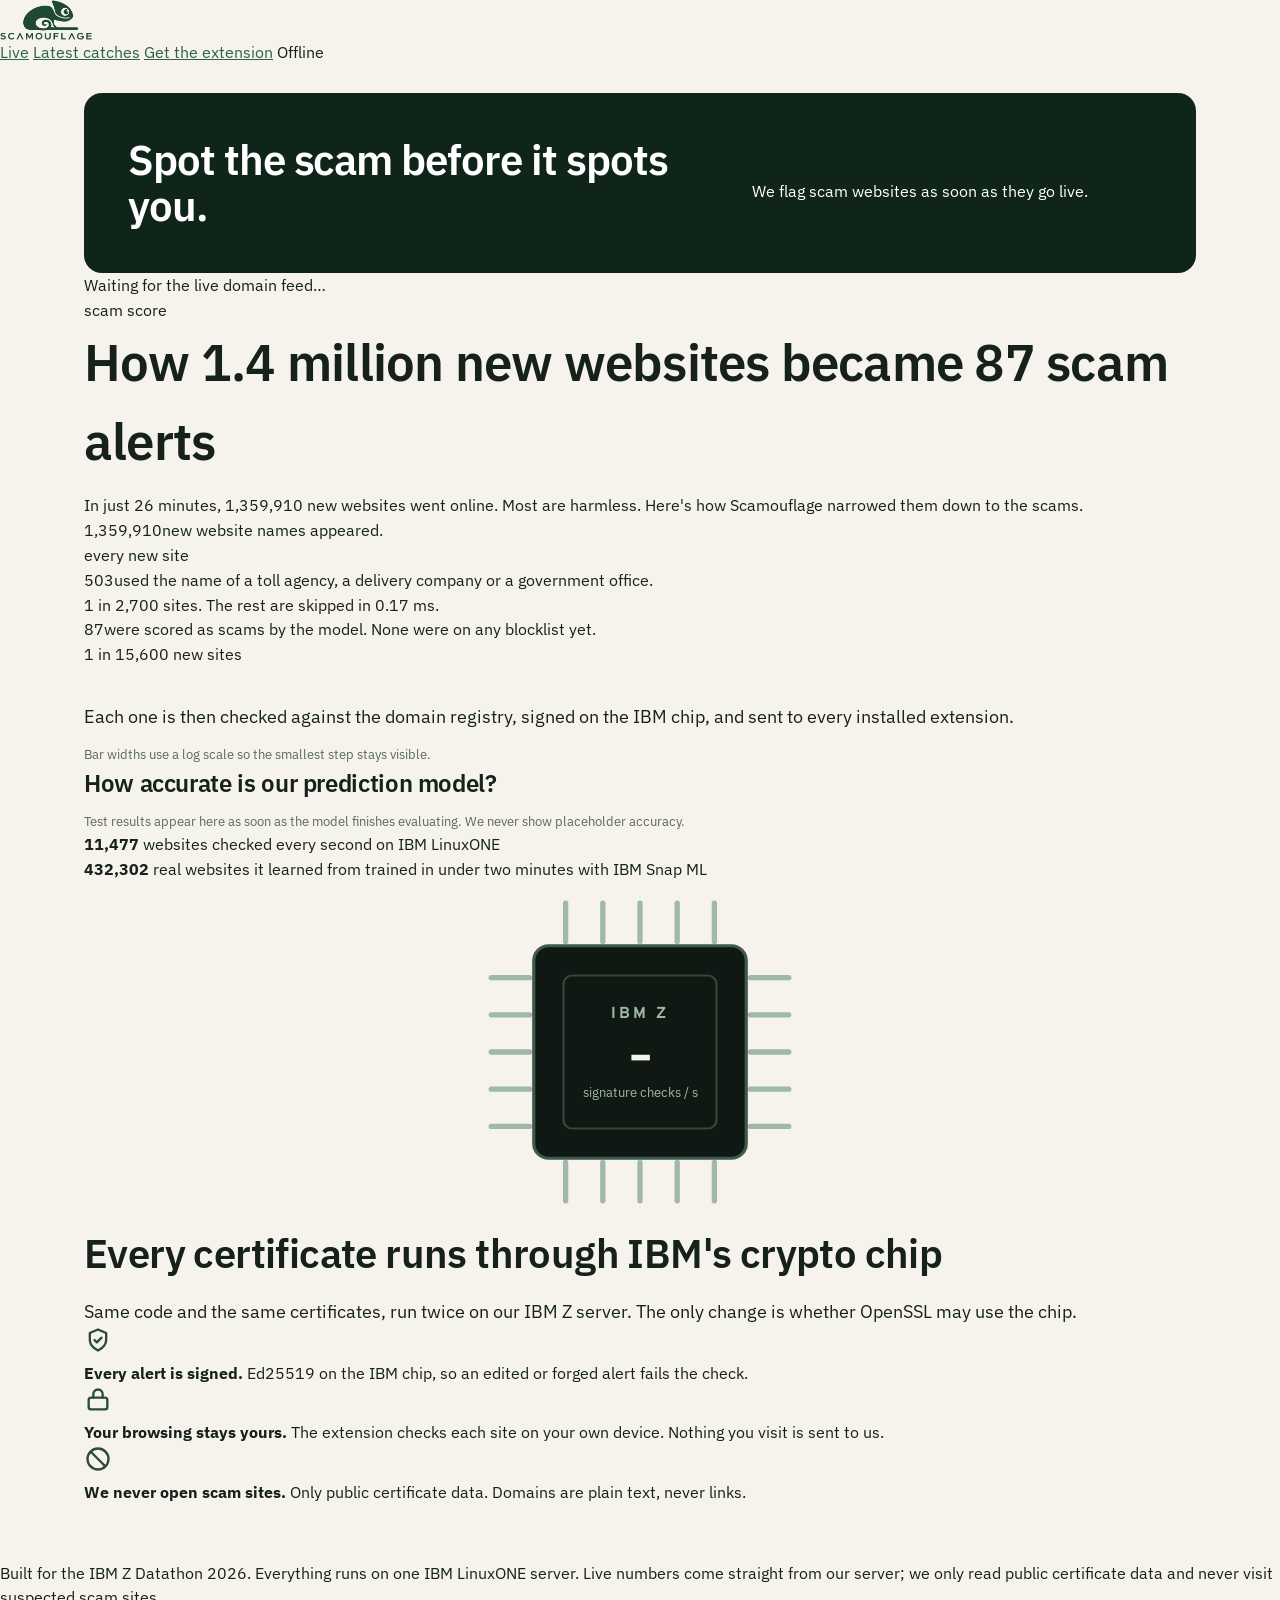
<file: dashboard/index.html>
<!doctype html>
<html lang="en">
<head>
  <meta charset="utf-8">
  <meta name="viewport" content="width=device-width, initial-scale=1, viewport-fit=cover">
  <title>Scamouflage · Live scam-site detection</title>
  <link rel="preconnect" href="https://fonts.googleapis.com">
  <link rel="preconnect" href="https://fonts.gstatic.com" crossorigin>
  <link rel="stylesheet" href="https://fonts.googleapis.com/css2?family=Overpass:wght@600;700;800&family=IBM+Plex+Sans:wght@400;500;600&family=IBM+Plex+Mono:wght@500;600&display=swap">
  <link rel="stylesheet" href="style.css">
</head>
<body>

<header class="top">
  <div class="wrap">
    <a class="brand" href="#dashboard" aria-label="Scamouflage home">
      <img class="brand-logo" src="logo.png" alt="Scamouflage" width="106" height="46">
    </a>
    <nav class="tabs" aria-label="Pages">
      <a href="#dashboard" data-tab="dashboard">Live</a>
      <a href="#catches" data-tab="catches">Latest catches</a>
      <a href="#extension" data-tab="extension">Get the extension</a>
      <span class="live" id="status" title="Connection to the LinuxONE server"><i></i><span id="status-text">Connecting…</span></span>
    </nav>
  </div>
</header>

<main>
<!-- ============ LIVE ============ -->
<div id="panel-dashboard" data-page="dashboard">
  <div class="wrap hero">
    <h1>Spot the scam before it spots you.</h1>
    <p class="lead">We flag scam websites as soon as they go live.</p>
  </div>

  <section class="stream" aria-label="Live certificate stream">
    <div class="row r1" id="r1" aria-hidden="true"></div>
    <div class="row r2" id="r2" aria-hidden="true"></div>
    <div class="row r3" id="r3" aria-hidden="true"></div>
    <p class="stream-wait" id="stream-wait">Waiting for the live domain feed…</p>
    <span class="demo-note stream-demo" id="stream-demo" hidden>Demo replay</span>
    <div class="catch" id="catch" aria-live="polite">
      <div class="sign">
        <div class="sign-text">
          <small id="catchWhen"></small>
          <span class="domain" id="catchDomain"></span>
          <em id="catchWhy"></em>
        </div>
        <div class="score"><b id="catchScore"></b><span>scam score</span></div>
      </div>
    </div>
  </section>
  <div class="wrap stream-caption">
    <span data-stat hidden><b class="num" id="cps">–</b> new certificates a second</span>
    <span data-stat hidden>checked in <b class="num"><span id="verifyMs">–</span> ms</b> each</span>
    <span data-stat hidden><b class="num" id="certTotal">–</b> checked since we started</span>
    <span data-stat hidden><b class="num" id="newTotal" style="color:var(--rust)">–</b> new scam sites caught</span>
  </div>

  <section class="wrap" aria-labelledby="funnel-h">
    <h2 id="funnel-h" style="font-size:clamp(32px,4vw,52px)">How 1.4 million new websites became 87 scam alerts</h2>
    <p class="lead" style="margin-top:12px">In just 26 minutes, 1,359,910 new websites went online. Most are harmless. Here's how Scamouflage narrowed them down to the scams.</p>
    <div class="funnel" id="funnel">
      <div class="step">
        <div class="head"><span class="big num" data-count="1359910">1,359,910</span><span>new website names appeared.</span></div>
        <div class="fbar" style="width:100%;background:#8A9A8F"></div>
        <span class="ratio">every new site</span>
      </div>
      <div class="step">
        <div class="head"><span class="big num" data-count="503">503</span><span>used the name of a toll agency, a delivery company or a government office.</span></div>
        <div class="fbar" style="width:46%;background:var(--ink)"></div>
        <span class="ratio">1 in 2,700 sites. The rest are skipped in 0.17 ms.</span>
      </div>
      <div class="step">
        <div class="head"><span class="big num" data-count="87" style="color:var(--rust)">87</span><span>were scored as scams by the model. None were on any blocklist yet.</span></div>
        <div class="fbar" style="width:14%;min-width:64px;background:var(--rust)"></div>
        <span class="ratio">1 in 15,600 new sites</span>
      </div>
    </div>
    <p class="lead" style="font-size:18px;margin-top:36px">Each one is then checked against the domain registry, signed on the IBM chip, and sent to every installed extension.</p>
    <p class="fine" style="margin-top:14px">Bar widths use a log scale so the smallest step stays visible.</p>
  </section>

  <div class="wrap"><div class="lane" aria-hidden="true"></div></div>

  <section class="results" id="report" aria-labelledby="acc-h">
    <div class="wrap">
      <h2 id="acc-h">How accurate is our prediction model?</h2>
      <p class="lead" id="acc-lead" style="margin-top:10px" hidden></p>
      <p class="fine" id="acc-pending" style="margin-top:10px" hidden>Test results appear here as soon as the model finishes evaluating. We never show placeholder accuracy.</p>

      <div class="bento">
        <div class="tile tile-hero" id="tile-recall" hidden>
          <b class="tile-n"><span class="num" id="recallN"></span><small>%</small></b>
          <span class="tile-l">of fake toll, delivery and government sites caught</span>
          <span class="tile-s" id="recallSub" hidden></span>
        </div>
        <div class="tile" id="tile-prec" hidden>
          <b class="tile-n"><span class="num" id="precN"></span><small>%</small></b>
          <span class="tile-l">of its warnings are real scams</span>
          <span class="tile-s" id="precSub" hidden></span>
        </div>
        <div class="tile" id="tile-fa" hidden>
          <b class="tile-n"><small class="tile-pre">1 in </small><span class="num" id="faN"></span></b>
          <span class="tile-l">real websites wrongly flagged</span>
          <span class="tile-s" id="faSub" hidden></span>
        </div>
        <div class="tile">
          <b class="tile-n"><span class="num" data-count="11485">11,485</span></b>
          <span class="tile-l">websites checked every second</span>
          <span class="tile-s">on IBM LinuxONE</span>
        </div>
        <div class="tile">
          <b class="tile-n"><span class="num" data-count="432589">432,589</span></b>
          <span class="tile-l">real websites it learned from</span>
          <span class="tile-s">trained in under two minutes with IBM Snap ML</span>
        </div>
      </div>

      <div class="bento bento-extra" id="lead-tiles" hidden>
        <div class="tile" id="tile-lead-days" hidden>
          <b class="tile-n"><span class="num" id="leadDaysN"></span><small id="leadDaysUnit"></small></b>
          <span class="tile-l">head start on public blocklists</span>
          <span class="tile-s" id="leadDaysSub"></span>
        </div>
        <div class="tile" id="tile-lead-share" hidden>
          <b class="tile-n"><span class="num" id="leadShareN"></span><small>%</small></b>
          <span class="tile-l">caught before any public feed</span>
          <span class="tile-s">of our catches that a feed listed later</span>
        </div>
      </div>
    </div>
  </section>

  <section class="ibm" aria-labelledby="ibm-h">
    <div class="wrap split" style="align-items:center">
      <div style="flex:1 1 340px;display:flex;justify-content:center">
        <svg viewBox="0 0 320 320" width="340" style="max-width:100%" role="img" aria-label="IBM chip, pins pulsing with live signature checks">
          <g stroke="#9FB8AA" stroke-width="5" stroke-linecap="round" id="pins"></g>
          <rect x="60" y="60" width="200" height="200" rx="14" fill="#101813" stroke="#3E5A4C" stroke-width="3"/>
          <rect x="88" y="88" width="144" height="144" rx="8" fill="none" stroke="#2F4A3D" stroke-width="2"/>
          <text x="160" y="128" text-anchor="middle" fill="#9FB8AA" font-family="Overpass, sans-serif" font-weight="700" font-size="15" letter-spacing="3" id="chipName">IBM Z</text>
          <text x="160" y="178" text-anchor="middle" fill="#F6F4EE" font-family="Overpass, sans-serif" font-weight="800" font-size="44" id="chipRate">–</text>
          <text x="160" y="202" text-anchor="middle" fill="#9FB8AA" font-family="IBM Plex Sans, sans-serif" font-size="12">signature checks / s</text>
        </svg>
      </div>
      <div style="flex:1.3 1 460px">
        <h2 id="ibm-h" style="font-size:40px">Every certificate runs through IBM's crypto chip</h2>
        <p class="lead" style="margin-top:14px;font-size:18px">Same code and the same certificates, run twice on <span id="ibm-machine">our IBM Z server</span>. The only change is whether OpenSSL may use the chip.</p>
        <div class="race" id="race" hidden>
          <div><div class="label"><span>With the IBM chip</span><b class="num" id="raceOnN"></b></div><div class="lane-bg"><i class="road" id="raceOn" style="background:var(--sage);height:100%;margin:0"></i></div></div>
          <div><div class="label"><span>Software only</span><b class="num" id="raceOffN"></b></div><div class="lane-bg"><i class="road" id="raceOff" style="background:#7C878C;height:100%;margin:0;animation-delay:.2s"></i></div></div>
        </div>
        <h3 id="raceX" hidden></h3>
        <div class="speedups" id="speedups" hidden></div>
      </div>
    </div>
  </section>

  <section class="wrap trust" aria-label="How we protect you">
    <div><svg width="28" height="28" viewBox="0 0 24 24" fill="none" stroke="#2C4A3A" stroke-width="2" stroke-linecap="round" stroke-linejoin="round" aria-hidden="true"><path d="M12 3l7 3v6c0 4-3 7-7 9-4-2-7-5-7-9V6z"/><path d="M9 12l2 2 4-4"/></svg><p><b>Every alert is signed.</b> Ed25519 on the IBM chip, so an edited or forged alert fails the check.</p></div>
    <div><svg width="28" height="28" viewBox="0 0 24 24" fill="none" stroke="#2C4A3A" stroke-width="2" stroke-linecap="round" stroke-linejoin="round" aria-hidden="true"><rect x="4" y="10" width="16" height="10" rx="2"/><path d="M8 10V7a4 4 0 0 1 8 0v3"/></svg><p><b>Your browsing stays yours.</b> The extension checks each site on your own device. Nothing you visit is sent to us.</p></div>
    <div><svg width="28" height="28" viewBox="0 0 24 24" fill="none" stroke="#2C4A3A" stroke-width="2" stroke-linecap="round" stroke-linejoin="round" aria-hidden="true"><circle cx="12" cy="12" r="9"/><path d="M6 6l12 12"/></svg><p><b>We never open scam sites.</b> Only public certificate data. Domains are plain text, never links.</p></div>
  </section>
</div>

<!-- ============ LATEST CATCHES ============ -->
<div id="panel-catches" data-page="catches" hidden>
  <section class="wrap catches-layout">
    <div class="catches-intro">
      <h1>The 15 newest scam sites</h1>
      <p class="lead" style="margin-top:18px;font-size:18px;max-width:36ch">Fake toll, delivery and government sites, newest first. Tap one to see why it was flagged. We never open these sites, so you never have to.</p>
      <button class="btn btn-line" id="refresh-btn" type="button" style="margin-top:24px">Check for new ones</button>
      <p class="fine" style="margin-top:24px;line-height:1.7">Score 90 to 100: almost certainly a scam.<br>75 to 89: very suspicious.</p>
    </div>
    <div class="roll">
      <div class="perf" aria-hidden="true"></div>
      <div class="paper">
        <div id="group-new" hidden>
          <div class="roll-head"><b>New catches</b><span>not on any blocklist when we flagged them</span></div>
          <div id="list"></div>
        </div>
        <div id="group-known" hidden>
          <div class="roll-head" style="margin-top:18px"><b>Already known</b><span>on a blocklist before we saw the certificate</span></div>
          <div id="known"></div>
        </div>
        <p class="roll-empty" id="catch-empty">Loading…</p>
        <p class="fine" style="margin-top:20px">Each alert is signed on IBM's crypto chip. Domains are plain text, never links.</p>
      </div>
    </div>
  </section>
</div>

<!-- ============ EXTENSION ============ -->
<div id="panel-extension" data-page="extension" hidden>
  <section class="wrap ext">
    <div style="flex:1 1 360px">
      <h1>Stop before you pay a fake toll.</h1>
      <p class="lead" style="margin-top:20px">Tap a link in a "you owe a toll" text and Scamouflage steps in with a full-page warning, before the payment form loads.</p>
      <a id="install-btn" class="btn btn-solid" href="#" rel="noopener" style="margin-top:26px" hidden>Download the extension (.zip)</a>
      <ol id="install-steps">
        <li>Download the zip above and unzip it.</li>
        <li>Open <code>chrome://extensions</code> and turn on <b>Developer mode</b> (top right).</li>
        <li>Click <b>Load unpacked</b> and choose the <code>extension</code> folder inside <code>Scamouflage-main</code>.</li>
        <li>Pin Scamouflage to your toolbar. You're protected.</li>
      </ol>
      <p class="fine" style="margin-top:22px;max-width:46ch;font-size:15px">It checks each site on your own device against a signed list. Nothing you browse is sent anywhere.</p>
    </div>
    <div style="flex:1.2 1 500px">
      <div class="browser">
        <div class="bar"><span aria-hidden="true" style="display:flex;gap:6px"><i></i><i></i><i></i></span><span class="url">ezpass.com-pay-xk2.win</span></div>
        <div class="warn">
          <svg width="44" height="44" viewBox="0 0 24 24" fill="none" stroke="#FFF7F2" stroke-width="2" stroke-linecap="round" stroke-linejoin="round" aria-hidden="true"><path d="M12 3l9.5 17h-19z"/><path d="M12 10v4"/><circle cx="12" cy="17" r=".6" fill="#FFF7F2"/></svg>
          <h2>This is not E-ZPass.</h2>
          <p>This site was created a few hours ago and copies the E-ZPass name. Real toll agencies never ask you to pay through a link in a text.</p>
          <div class="reasons">"ezpass" sits in front of a different website<br>Cheap .win address, common in scam texts<br>Same pattern as a known scam campaign</div>
          <div class="actions"><button type="button">Take me back to safety</button><a href="#extension">I understand the risk, continue</a></div>
        </div>
      </div>
      <p class="fine" style="margin-top:14px">Example of the warning page. Demo mode uses a harmless local test page, never a real scam site.</p>
    </div>
  </section>
</div>
</main>

<footer><div class="wrap">Built for the IBM Z Datathon 2026. Everything runs on one IBM LinuxONE server. Live numbers come straight from our server; we only read public certificate data and never visit suspected scam sites.</div></footer>

<script src="app.js"></script>
</body>
</html>
</file>
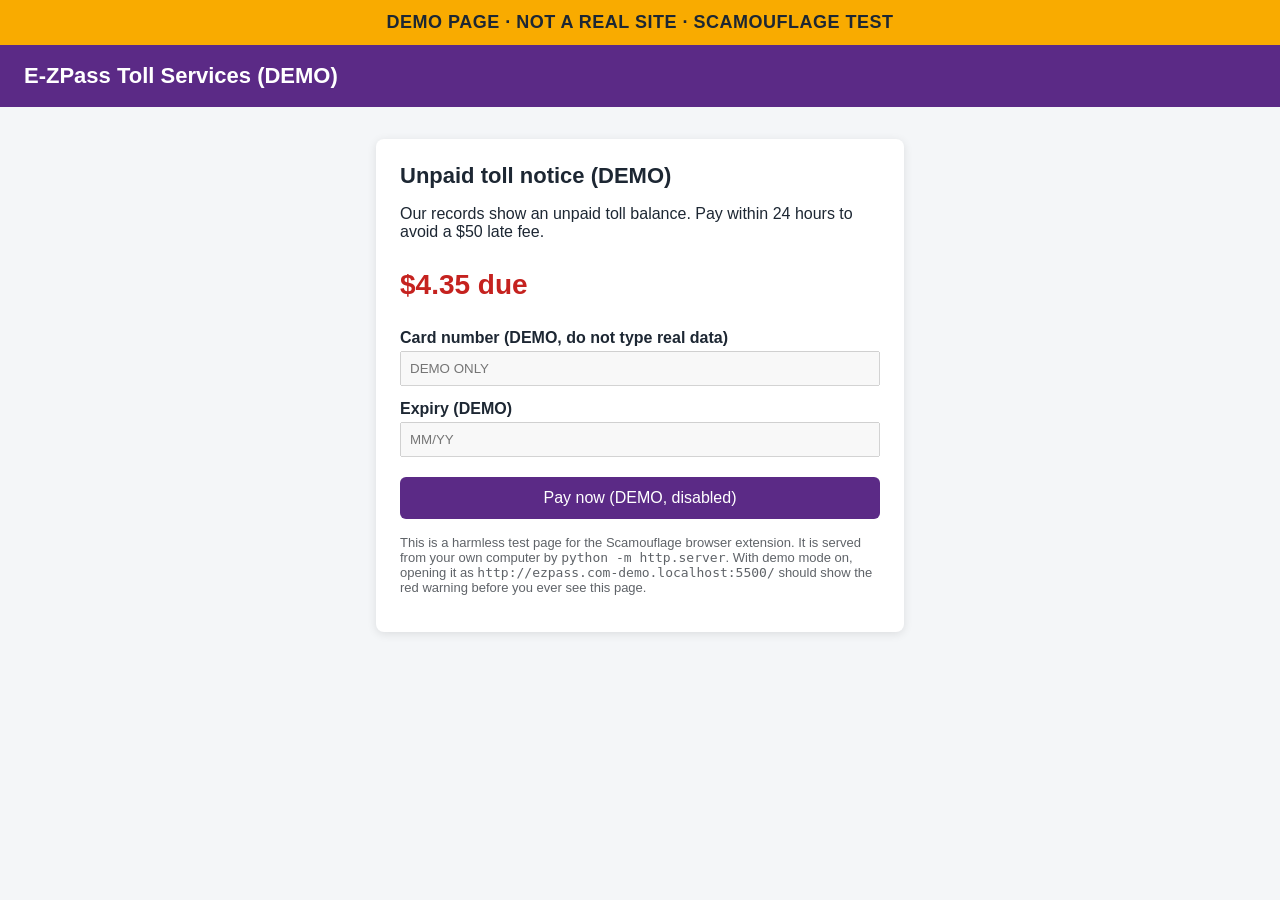
<file: demo/index.html>
<!DOCTYPE html>
<html lang="en">
<head>
  <meta charset="utf-8">
  <meta name="viewport" content="width=device-width, initial-scale=1">
  <title>DEMO - Fake toll payment page (harmless)</title>
  <style>
    body { margin: 0; font-family: Arial, sans-serif; background: #f4f6f8; color: #1d2733; }
    .demo-banner { background: #f9ab00; color: #1d2733; text-align: center; font-weight: 700;
                   padding: 12px; font-size: 18px; letter-spacing: 0.5px; }
    .top { background: #5b2a86; color: #fff; padding: 18px 24px; font-size: 22px; font-weight: 700; }
    .card { max-width: 480px; margin: 32px auto; background: #fff; border-radius: 8px;
            padding: 24px; box-shadow: 0 2px 10px rgba(0,0,0,0.1); }
    h1 { font-size: 22px; margin-top: 0; }
    .due { font-size: 28px; color: #c5221f; font-weight: 700; }
    label { display: block; margin-top: 14px; font-weight: 600; }
    input { width: 100%; padding: 8px; margin-top: 4px; box-sizing: border-box; }
    button { margin-top: 20px; width: 100%; padding: 12px; background: #5b2a86; color: #fff;
             border: none; border-radius: 6px; font-size: 16px; }
    .note { font-size: 13px; color: #5f6368; margin-top: 16px; }
  </style>
</head>
<body>
  <div class="demo-banner">DEMO PAGE &middot; NOT A REAL SITE &middot; SCAMOUFLAGE TEST</div>
  <div class="top">E-ZPass Toll Services (DEMO)</div>

  <div class="card">
    <h1>Unpaid toll notice (DEMO)</h1>
    <p>Our records show an unpaid toll balance. Pay within 24 hours to avoid a $50 late fee.</p>
    <p class="due">$4.35 due</p>

    <!-- The form goes nowhere: submitting does nothing and nothing is sent. -->
    <form onsubmit="return false;">
      <label>Card number (DEMO, do not type real data)
        <input type="text" placeholder="DEMO ONLY" autocomplete="off" disabled>
      </label>
      <label>Expiry (DEMO)
        <input type="text" placeholder="MM/YY" autocomplete="off" disabled>
      </label>
      <button type="button" disabled>Pay now (DEMO, disabled)</button>
    </form>

    <p class="note">
      This is a harmless test page for the Scamouflage browser extension. It is
      served from your own computer by <code>python -m http.server</code>. With
      demo mode on, opening it as
      <code>http://ezpass.com-demo.localhost:5500/</code> should show the red
      warning before you ever see this page.
    </p>
  </div>
</body>
</html>
</file>
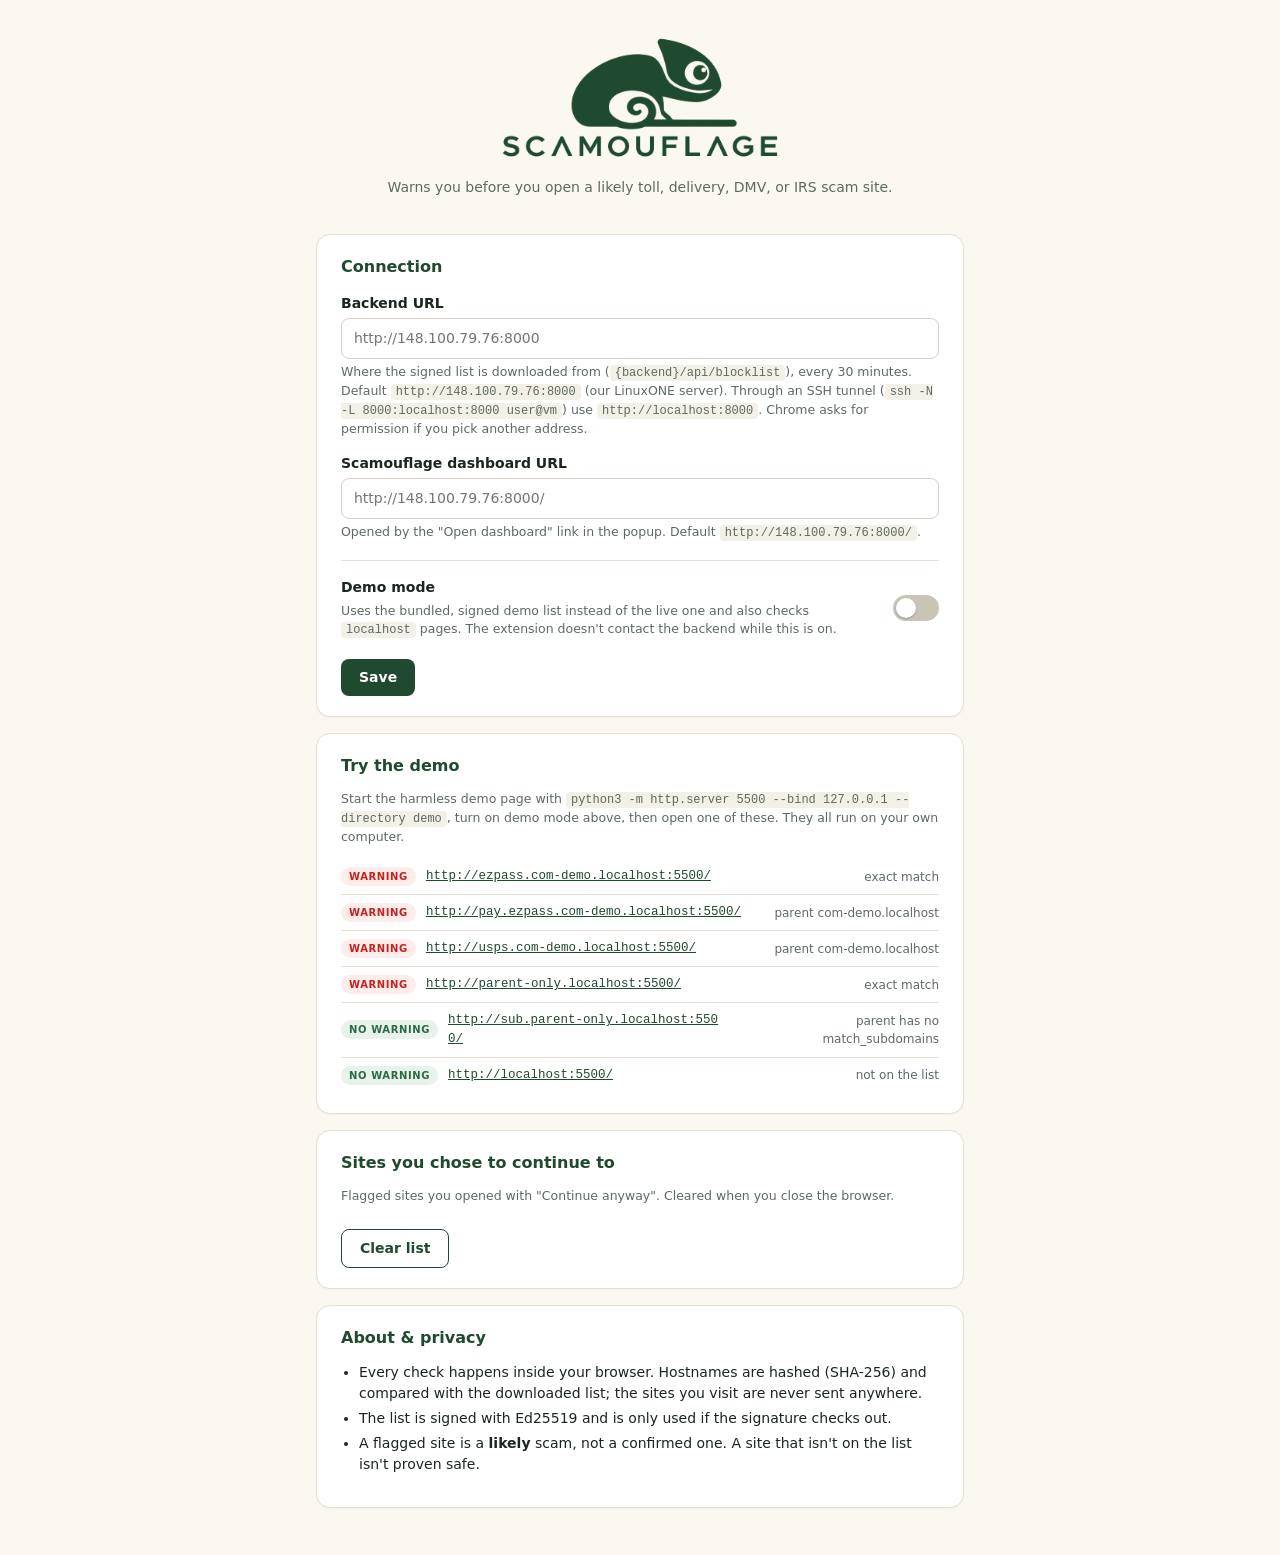
<file: extension/options.html>
<!DOCTYPE html>
<html lang="en">
<head>
  <meta charset="utf-8">
  <meta name="viewport" content="width=device-width, initial-scale=1">
  <title>Scamouflage settings</title>
  <link rel="stylesheet" href="options.css">
</head>
<body>
  <header class="hero">
    <img class="hero-logo" src="icons/logo.png" alt="Scamouflage">
    <p class="hero-tag">Warns you before you open a likely toll, delivery, DMV, or IRS scam site.</p>
  </header>

  <main>
    <form id="form" class="card">
      <h2>Connection</h2>

      <label for="backend-url">Backend URL</label>
      <input id="backend-url" type="url" required placeholder="http://148.100.79.76:8000">
      <p class="hint">
        Where the signed list is downloaded from (<code>{backend}/api/blocklist</code>), every
        30 minutes. Default <code>http://148.100.79.76:8000</code> (our LinuxONE server). Through an
        SSH tunnel (<code>ssh -N -L 8000:localhost:8000 user@vm</code>) use
        <code>http://localhost:8000</code>. Chrome asks for permission if you pick another address.
      </p>

      <label for="dashboard-url">Scamouflage dashboard URL</label>
      <input id="dashboard-url" type="url" required placeholder="http://148.100.79.76:8000/">
      <p class="hint">Opened by the "Open dashboard" link in the popup. Default <code>http://148.100.79.76:8000/</code>.</p>

      <div class="toggle-row">
        <div>
          <div class="toggle-title">Demo mode</div>
          <p class="hint">
            Uses the bundled, signed demo list instead of the live one and also checks
            <code>localhost</code> pages. The extension doesn't contact the backend while this is on.
          </p>
        </div>
        <label class="switch">
          <input id="demo-mode" type="checkbox">
          <span class="slider" aria-hidden="true"></span>
          <span class="sr-only">Demo mode</span>
        </label>
      </div>

      <div class="save-row">
        <button type="submit" class="btn btn-primary">Save</button>
        <span id="status" role="status"></span>
      </div>
    </form>

    <section class="card">
      <h2>Try the demo</h2>
      <p class="hint">
        Start the harmless demo page with
        <code>python3 -m http.server 5500 --bind 127.0.0.1 --directory demo</code>,
        turn on demo mode above, then open one of these. They all run on your own computer.
      </p>
      <ul class="demo-list" id="demo-list"></ul>
    </section>

    <section class="card">
      <h2>Sites you chose to continue to</h2>
      <p class="hint">Flagged sites you opened with "Continue anyway". Cleared when you close the browser.</p>
      <ul id="allowed" class="allowed"></ul>
      <button id="clear-allowed" class="btn btn-secondary" type="button">Clear list</button>
    </section>

    <section class="card about">
      <h2>About &amp; privacy</h2>
      <ul>
        <li>Every check happens inside your browser. Hostnames are hashed (SHA-256) and compared
          with the downloaded list; the sites you visit are never sent anywhere.</li>
        <li>The list is signed with Ed25519 and is only used if the signature checks out.</li>
        <li>A flagged site is a <strong>likely</strong> scam, not a confirmed one. A site that isn't on
          the list isn't proven safe.</li>
      </ul>
      <p class="meta" id="about-meta"></p>
    </section>
  </main>

  <script src="config.js"></script>
  <script src="options.js"></script>
</body>
</html>
</file>
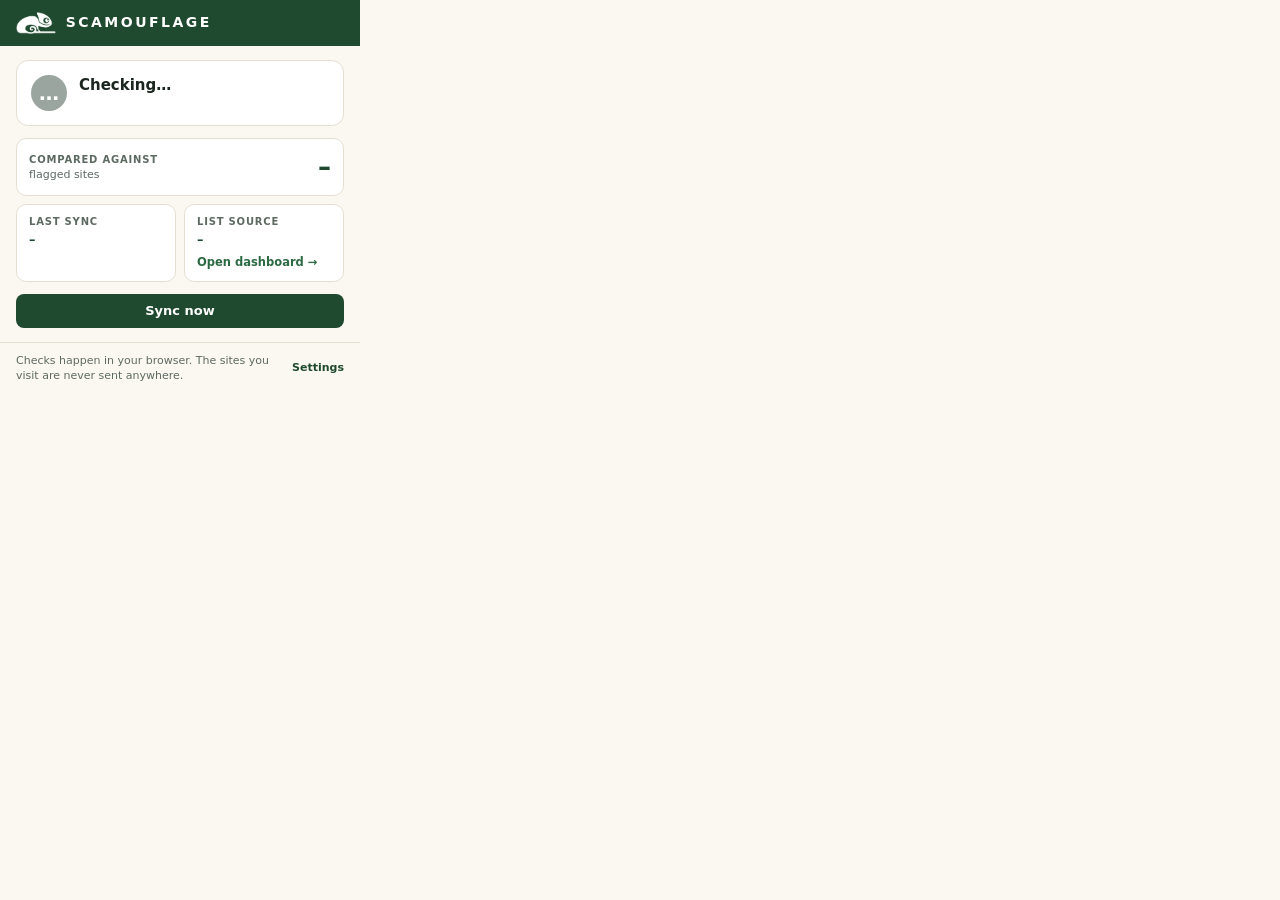
<file: extension/popup.html>
<!DOCTYPE html>
<html lang="en">
<head>
  <meta charset="utf-8">
  <title>Scamouflage</title>
  <link rel="stylesheet" href="popup.css">
</head>
<body>
  <header class="brand">
    <img class="brand-mark" src="icons/chameleon-white.png" alt="">
    <span class="brand-name">Scamouflage</span>
    <span id="demo-pill" class="pill pill-demo" hidden>Demo</span>
    <span id="live-pill" class="pill pill-live" hidden>Live</span>
  </header>

  <!-- Alert mode: opened automatically when a flagged site is opened. -->
  <section id="alert" class="alert" role="alertdialog" aria-labelledby="alert-title" hidden>
    <div class="alert-head">
      <div class="alert-ring" aria-hidden="true">!</div>
      <div>
        <div class="alert-kicker">Scam alert</div>
        <div id="alert-title" class="alert-title">Likely scam site flagged</div>
      </div>
    </div>
    <div class="alert-body">
      <div id="alert-host" class="alert-host"></div>
      <div id="alert-matched" class="alert-matched" hidden></div>
      <div id="alert-meter" class="score-meter" hidden>
        <div class="score-track"><div id="alert-fill" class="score-fill"></div></div>
        <span id="alert-score" class="score-label"></span>
      </div>
      <ul id="alert-reasons" class="alert-reasons"></ul>
      <p class="alert-note">
        Scamouflage showed a warning before you could use this site. Don't enter
        card details, passwords, or personal information on it.
      </p>
      <button id="alert-ok" class="btn btn-danger" type="button" autofocus>Got it</button>
    </div>
  </section>

  <main>
    <section id="status" class="status status-loading" aria-live="polite">
      <div class="status-icon" aria-hidden="true"></div>
      <div class="status-body">
        <div id="status-title" class="status-title">Checking…</div>
        <div id="status-host" class="status-host"></div>
        <div id="score-meter" class="score-meter" hidden>
          <div class="score-track"><div id="score-fill" class="score-fill"></div></div>
          <span id="score-label" class="score-label"></span>
        </div>
        <div id="status-detail" class="status-detail"></div>
        <ul id="status-reasons" class="status-reasons" hidden></ul>
        <!-- Shown only after "Continue anyway": a way back out of the flagged site. -->
        <button id="status-go-back" class="btn btn-danger status-go-back" type="button" hidden>Go back</button>
      </div>
    </section>

    <section class="stats" aria-label="About the list">
      <div class="stat stat-wide">
        <div>
          <div class="stat-label">Compared against</div>
          <div class="stat-sub" id="entry-count-sub">flagged sites</div>
        </div>
        <div class="stat-value" id="entry-count">–</div>
      </div>
      <div class="stat">
        <div class="stat-label">Last sync</div>
        <div class="stat-value stat-value-sm" id="last-sync">–</div>
      </div>
      <div class="stat">
        <div class="stat-label">List source</div>
        <div class="stat-value stat-value-sm" id="list-source">–</div>
        <a id="dashboard" class="stat-link" href="#">Open dashboard &rarr;</a>
      </div>
    </section>

    <p id="sync-error" class="sync-error" hidden></p>

    <div class="buttons">
      <button id="sync-now" class="btn btn-primary" type="button">Sync now</button>
    </div>
  </main>

  <footer>
    <span class="privacy">Checks happen in your browser. The sites you visit are never sent anywhere.</span>
    <a id="options" href="#">Settings</a>
  </footer>

  <script src="config.js"></script>
  <script src="matcher.js"></script>
  <script src="popup.js"></script>
</body>
</html>
</file>
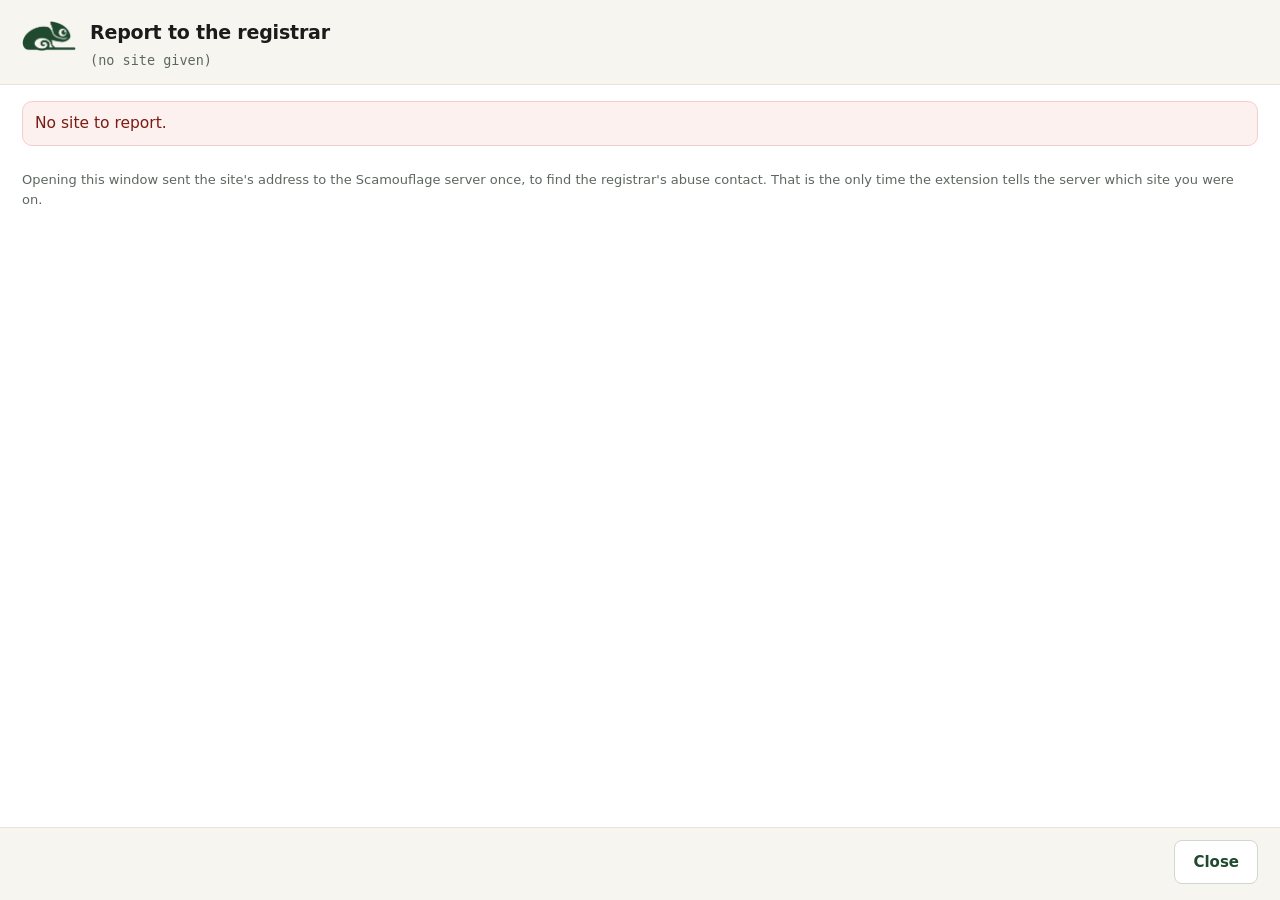
<file: extension/report.html>
<!DOCTYPE html>
<html lang="en">
<head>
  <meta charset="utf-8">
  <meta name="viewport" content="width=device-width, initial-scale=1">
  <title>Report to the registrar: Scamouflage</title>
  <link rel="stylesheet" href="report.css">
</head>
<body>
  <!-- Opened in its own window by "Report this site" on the warning page.
       Asks background.js for a drafted abuse e-mail to the site's registrar;
       the person sends it from their own mail program. -->
  <header class="head">
    <img class="mark" src="icons/chameleon-green.png" alt="">
    <div>
      <h1>Report to the registrar</h1>
      <p id="site" class="site mono"></p>
    </div>
  </header>

  <main class="body">
    <p id="status" class="status" aria-live="polite">Looking up who registered this site…</p>

    <div id="ready" hidden>
      <dl class="meta">
        <dt>To</dt><dd id="to" class="mono"></dd>
        <dt>Registrar</dt><dd id="registrar"></dd>
        <dt>Subject</dt><dd id="subject"></dd>
      </dl>
      <textarea id="text" class="text" readonly aria-label="Report text"></textarea>
      <p class="fine">
        The e-mail goes from your own address, so the registrar can reply to you.
        Scamouflage does not send anything itself and keeps no record of who reported what.
      </p>
    </div>

    <p class="fine">
      Opening this window sent the site's address to the Scamouflage server once,
      to find the registrar's abuse contact. That is the only time the extension
      tells the server which site you were on.
    </p>
  </main>

  <footer class="foot">
    <span id="note" class="note"></span>
    <div class="actions">
      <button id="retry" class="btn ghost" type="button" hidden>Try again</button>
      <button id="copy" class="btn ghost" type="button" hidden>Copy text</button>
      <a id="mailto" class="btn" href="#" hidden>Open in my mail app</a>
      <button id="close" class="btn ghost" type="button">Close</button>
    </div>
  </footer>

  <script src="report.js"></script>
</body>
</html>
</file>
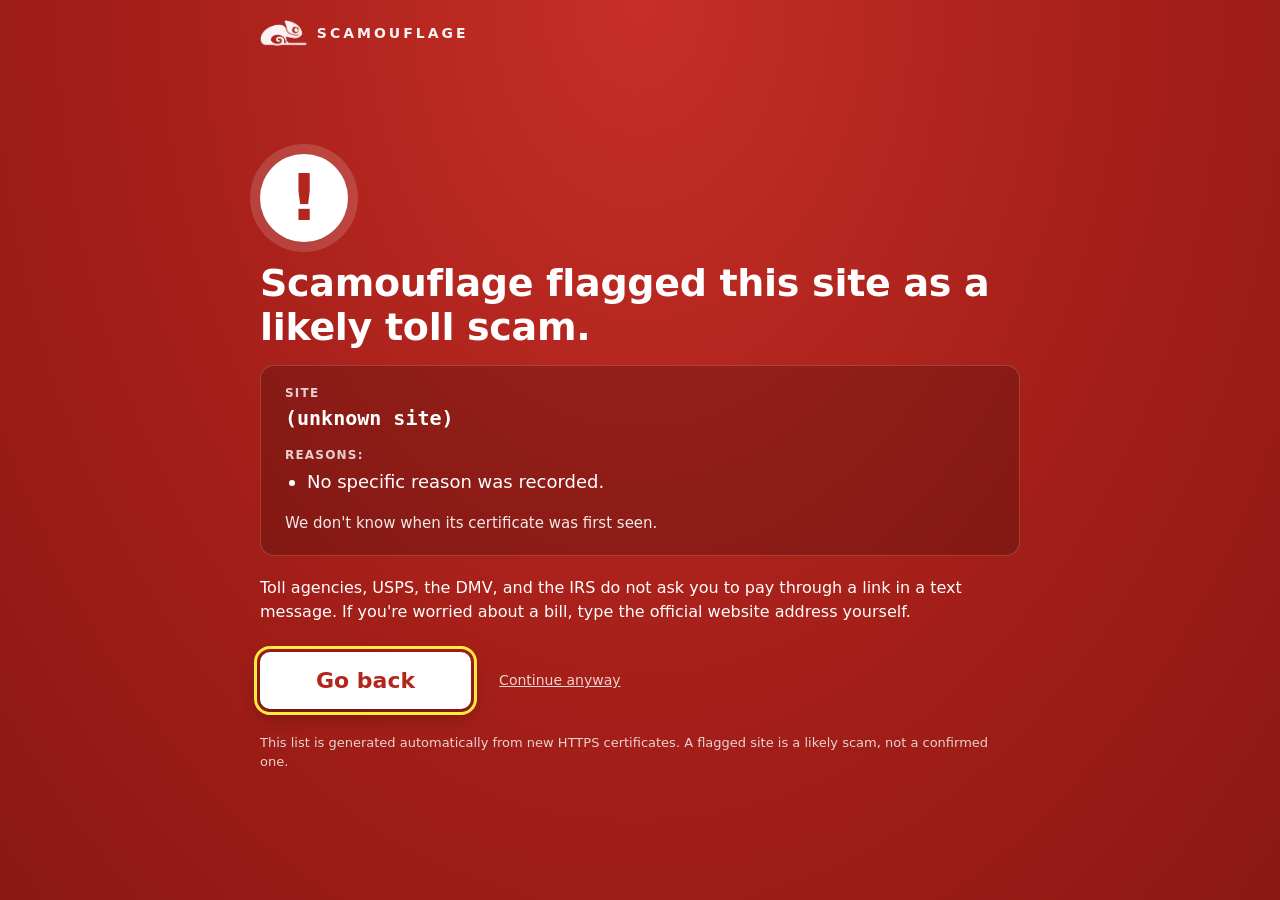
<file: extension/warning.html>
<!DOCTYPE html>
<html lang="en">
<head>
  <meta charset="utf-8">
  <meta name="viewport" content="width=device-width, initial-scale=1">
  <title>Warning: likely scam site</title>
  <link rel="stylesheet" href="warning.css">
</head>
<body>
  <header class="brand">
    <img class="brand-mark" src="icons/chameleon-white.png" alt="">
    <span class="brand-name">Scamouflage</span>
  </header>

  <main class="card" role="alert" aria-live="assertive">
    <div class="icon" aria-hidden="true">!</div>

    <h1 id="headline">Scamouflage flagged this site as a likely toll scam.</h1>

    <div id="score-meter" class="score-meter" hidden>
      <div class="score-track"><div id="score-fill" class="score-fill"></div></div>
      <span id="score-text" class="score-text"></span>
    </div>

    <div class="panel">
      <p class="domain-line">
        <span class="panel-label">Site</span>
        <span id="domain" class="domain"></span>
        <span id="matched-note" class="matched-note" hidden></span>
      </p>

      <section class="reasons">
        <h2 class="panel-label">Reasons:</h2>
        <ul id="reasons"></ul>
      </section>

      <p class="observed" id="observed"></p>
    </div>

    <p class="advice">
      Toll agencies, USPS, the DMV, and the IRS do not ask you to pay through a
      link in a text message. If you're worried about a bill, type the official
      website address yourself.
    </p>

    <div class="actions">
      <button id="go-back" class="primary" type="button" autofocus>Go back</button>
      <button id="continue" class="secondary" type="button">Continue anyway</button>
    </div>


    <p class="fineprint">
      This list is generated automatically from new HTTPS certificates. A
      flagged site is a likely scam, not a confirmed one.
      <span id="source"></span>
    </p>
  </main>

  <script src="matcher.js"></script>
  <script src="warning.js"></script>
</body>
</html>
</file>
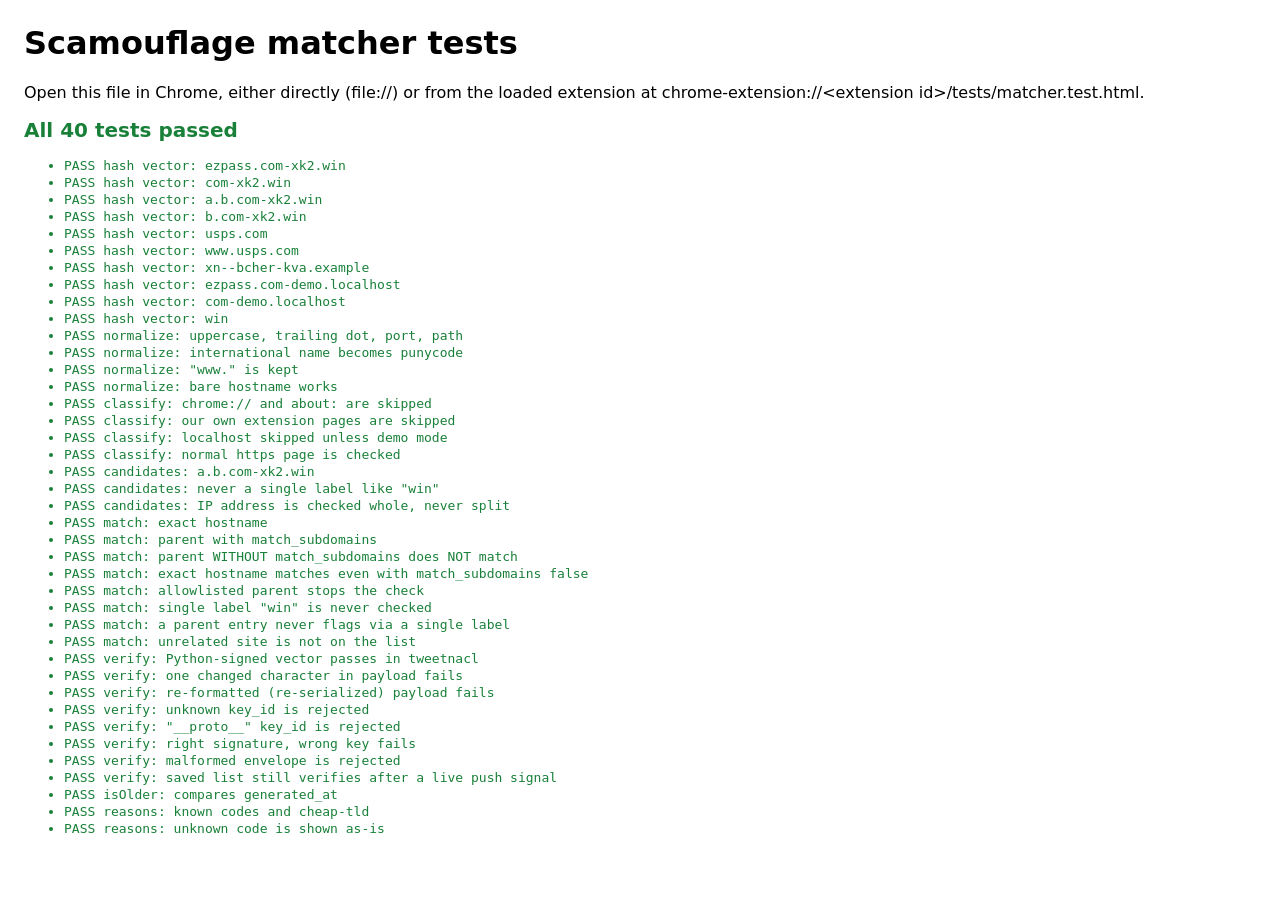
<file: extension/tests/matcher.test.html>
<!DOCTYPE html>
<html lang="en">
<head>
  <meta charset="utf-8">
  <title>Scamouflage matcher tests</title>
  <style>
    body { font-family: system-ui, -apple-system, "Segoe UI", Roboto, Arial, sans-serif; margin: 24px; }
    #summary { font-size: 20px; font-weight: 700; margin-bottom: 16px; }
    .pass { color: #188038; }
    .fail { color: #d93025; }
    li { margin: 2px 0; font-family: ui-monospace, Menlo, Consolas, monospace; font-size: 13px; }
    .error { display: block; margin-left: 20px; color: #a50e0e; }
  </style>
</head>
<body>
  <h1>Scamouflage matcher tests</h1>
  <p>
    Open this file in Chrome, either directly (file://) or from the loaded
    extension at chrome-extension://&lt;extension id&gt;/tests/matcher.test.html.
  </p>
  <div id="summary">Running…</div>
  <ul id="results"></ul>

  <script src="../lib/nacl-fast.min.js"></script>
  <script src="../matcher.js"></script>
  <script src="matcher.test.js"></script>
  <script src="matcher.test.runner.js"></script>
</body>
</html>
</file>
<file: dashboard/style.css>
/* Scamouflage dashboard.
 * One family (IBM Plex), one brand color (chameleon forest green), red only for scams.
 * Motion is limited to things that report state: the live ticker, a caught scam, and the
 * optional live background. Everything else is still.
 */
:root {
  --paper:      #F5F3EC;   /* page */
  --surface:    #FFFFFF;
  --ink:        #15211A;
  --muted:      #5C685F;
  --faint:      #8B958D;
  --line:       #E1DED3;
  --line-soft:  #ECEAE2;

  --forest:     #1F4A2F;   /* brand */
  --forest-2:   #2B6340;
  --forest-ink: #10251A;   /* hero band */
  --leaf:       #A8C7A0;   /* text on dark green */
  --mist:       #EEF2EA;

  --risk:       #C2412D;
  --risk-soft:  #F8E4DE;
  --warn:       #9C6A19;
  --warn-soft:  #F4E9D2;
  --ok:         #2F7A4A;
  --ok-soft:    #E0EFE3;

  --sans: "IBM Plex Sans", "Helvetica Neue", Arial, sans-serif;
  --mono: "IBM Plex Mono", ui-monospace, Menlo, Consolas, monospace;
  --r-lg: 14px;
  --r-md: 10px;
  --r-sm: 6px;
}

* { box-sizing: border-box; }
[hidden] { display: none !important; }
html { scroll-behavior: smooth; }
body {
  margin: 0;
  background: var(--paper);
  color: var(--ink);
  font: 16px/1.55 var(--sans);
  -webkit-font-smoothing: antialiased;
}
a { color: var(--forest-2); }
h1, h2, h3, h4 { margin: 0; font-weight: 600; letter-spacing: -0.015em; color: var(--ink); }
p { margin: 0; }
.fine { font-size: 13px; color: var(--muted); }
.eyebrow {
  font: 500 12px var(--mono);
  letter-spacing: 0.08em;
  text-transform: uppercase;
  color: var(--leaf);
  margin-bottom: 14px;
}

/* ---------- Background: live video or constellation ---------- */
.wallpaper, .wallpaper-video, .wallpaper-scrim {
  position: fixed; inset: 0; width: 100%; height: 100%;
  z-index: 0; pointer-events: none;
  opacity: 0; transition: opacity 0.8s ease;
}
.wallpaper-video { object-fit: cover; background: #0d1a12 center / cover no-repeat; }
.wallpaper-scrim { background: linear-gradient(180deg, rgba(10, 22, 15, 0.45) 0%, rgba(10, 22, 15, 0.62) 100%); }
body.bg-constellation .wallpaper { opacity: 1; }
body.bg-video .wallpaper-video, body.bg-video .wallpaper-scrim { opacity: 1; }
body.bg-video { background: #0d1a12; }
.topbar, .offline-banner, main, .footer { position: relative; z-index: 1; }
.footer { display: flex; flex-wrap: wrap; justify-content: space-between; gap: 6px 24px; }
.wallpaper-credit { font-size: 12.5px; color: inherit; text-decoration: none; }
.wallpaper-credit:hover { text-decoration: underline; }
/* Text that sits directly on the video switches to light colors. */
body.bg-video .section-head h2, body.bg-video .catch-group > h3,
body.bg-video .ext-copy h2 { color: #F6F4EE; }
body.bg-video .section-head p, body.bg-video .legend, body.bg-video .catch-group > .card-sub,
body.bg-video .ext-copy .lede, body.bg-video .ext-shot figcaption, body.bg-video .empty,
body.bg-video .footer { color: rgba(243, 241, 234, 0.82); }
body.bg-video .ext-copy .eyebrow { color: var(--leaf); }
body.bg-video .footer { border-top-color: rgba(255, 255, 255, 0.15); }
body.bg-video .hero { background: rgba(14, 33, 22, 0.86); }

/* ---------- Top bar ---------- */
.topbar {
  position: sticky; top: 0; z-index: 10;
  background: rgba(245, 243, 236, 0.94);
  border-bottom: 1px solid var(--line);
}
.topbar-inner {
  max-width: 1160px; margin: 0 auto; padding: 10px 24px;
  display: flex; align-items: center; gap: 32px;
}
.brand { display: flex; align-items: center; text-decoration: none; }
.brand-logo { height: 40px; width: auto; display: block; }
.brand-word { font: 600 15px var(--sans); letter-spacing: 0.24em; color: var(--forest); }

.tabs { display: flex; gap: 4px; }
.tab-btn {
  border: 0; background: transparent; cursor: pointer;
  font: 500 14.5px var(--sans); color: var(--muted);
  padding: 10px 12px;
  border-bottom: 2px solid transparent;
}
.tab-btn:hover { color: var(--ink); }
.tab-btn.active { color: var(--forest); border-bottom-color: var(--forest); }
.tab-btn:focus-visible, .btn:focus-visible {
  outline: 2px solid var(--forest-2); outline-offset: 2px;
}

.topbar-right { margin-left: auto; display: flex; align-items: center; gap: 20px; }
.status { display: flex; align-items: center; gap: 8px; font-size: 13px; color: var(--muted); white-space: nowrap; }
.dot { width: 8px; height: 8px; border-radius: 50%; background: var(--warn); }
.status.live .dot { background: var(--ok); }
.status.offline .dot { background: var(--risk); }

.wp-picker { display: flex; align-items: center; gap: 8px; font-size: 13px; color: var(--muted); }
.wp-picker select {
  font: 500 13px var(--sans); color: var(--ink);
  background: var(--surface); border: 1px solid var(--line); border-radius: var(--r-sm);
  padding: 5px 26px 5px 9px; cursor: pointer;
  appearance: none;
  background-image: linear-gradient(45deg, transparent 50%, var(--muted) 50%), linear-gradient(135deg, var(--muted) 50%, transparent 50%);
  background-position: calc(100% - 13px) 50%, calc(100% - 9px) 50%;
  background-size: 4px 4px; background-repeat: no-repeat;
}
.wp-picker select:focus-visible { outline: 2px solid var(--forest-2); outline-offset: 2px; }

.offline-banner {
  background: var(--warn-soft); color: #5E4310;
  border-bottom: 1px solid #E8D7B0;
  text-align: center; font-size: 14px; padding: 8px 16px;
}

/* ---------- Layout ---------- */
main { max-width: 1160px; margin: 0 auto; padding: 28px 24px 56px; }
.card {
  background: var(--surface);
  border: 1px solid var(--line);
  border-radius: var(--r-lg);
  padding: 24px 26px;
}
.card-head { margin-bottom: 20px; }
.card-head h2 { font-size: 19px; }
.card-sub { font-size: 14px; color: var(--muted); margin-top: 3px; }
.grid-2 { display: grid; grid-template-columns: 1fr 1fr; gap: 20px; margin: 20px 0; }

/* ---------- Hero ---------- */
.hero {
  display: grid;
  grid-template-columns: minmax(0, 1.45fr) minmax(0, 1fr);
  gap: 28px 44px;
  align-items: center;
  background: var(--forest-ink);
  color: #fff;
  border-radius: 18px;
  padding: 44px 44px 28px;
}
.hero h1 {
  color: #fff;
  font-size: clamp(30px, 3.3vw, 42px);
  line-height: 1.1;
  letter-spacing: -0.025em;
  margin-bottom: 16px;
}
.lede { font-size: 17px; color: #C9D6C6; max-width: 560px; }
.hero .firehose { grid-column: 1 / -1; }

/* Latest catch, inside the hero: reads like a note, not a widget */
.catch-card {
  background: var(--surface); color: var(--ink);
  border-radius: var(--r-lg);
  padding: 20px 22px 18px;
  border-left: 4px solid var(--risk);
}
.catch-card.known { border-left-color: var(--warn); }
.catch-card.snap { animation: arrive 0.35s ease-out; }
@keyframes arrive { from { opacity: 0.4; transform: translateY(-4px); } to { opacity: 1; transform: none; } }
.cc-kicker { font-size: 13.5px; color: var(--muted); margin-bottom: 6px; }
#cc-label { font-weight: 600; color: var(--risk); }
.catch-card.known #cc-label { color: var(--warn); }
.cc-headline { font-size: 22px; line-height: 1.2; letter-spacing: -0.015em; margin-bottom: 4px; }
.cc-domain { font: 400 14.5px/1.35 var(--mono); color: var(--muted); overflow-wrap: anywhere; margin-bottom: 14px; }
.cc-score { display: grid; grid-template-columns: auto auto 1fr; align-items: baseline; column-gap: 6px; margin-bottom: 12px; }
.cc-score-num { font: 600 30px/1 var(--sans); color: var(--risk); letter-spacing: -0.02em; font-variant-numeric: tabular-nums; }
.catch-card.known .cc-score-num { color: var(--warn); }
.cc-score-of { font-size: 14px; color: var(--muted); }
.cc-score-bar { align-self: center; height: 6px; margin-left: 10px; background: var(--risk-soft); border-radius: 3px; overflow: hidden; }
.cc-score-bar i { display: block; height: 100%; width: 0; background: var(--risk); border-radius: 3px; }
.catch-card.known .cc-score-bar { background: var(--warn-soft); }
.catch-card.known .cc-score-bar i { background: var(--warn); }
.cc-reasons { margin: 0; padding-left: 18px; font-size: 14.5px; line-height: 1.5; color: var(--ink); }
.cc-reasons li + li { margin-top: 2px; }
.cc-reasons li::marker { color: var(--faint); }
.cc-foot { display: flex; flex-wrap: wrap; align-items: baseline; gap: 4px 0; margin-top: 14px; padding-top: 12px; border-top: 1px solid var(--line-soft); font-size: 13px; color: var(--muted); }
.cc-foot a { margin-left: auto; text-decoration: none; font-weight: 500; }

/* Ticker of certificates arriving */
.fh-head {
  display: flex; align-items: center; gap: 8px;
  font-size: 13px; color: var(--leaf);
  margin-bottom: 8px;
}
.fh-rate { color: #7E9A80; }
.fh-strip {
  position: relative; height: 44px; overflow: hidden;
  border-top: 1px solid rgba(255, 255, 255, 0.1);
  border-bottom: 1px solid rgba(255, 255, 255, 0.1);
  -webkit-mask-image: linear-gradient(90deg, transparent 0, #000 5%, #000 95%, transparent 100%);
          mask-image: linear-gradient(90deg, transparent 0, #000 5%, #000 95%, transparent 100%);
}
.fh-track { position: absolute; top: 0; left: 0; height: 100%; display: flex; align-items: center; gap: 22px; will-change: transform; white-space: nowrap; }
.fh-item { font: 400 13px var(--mono); color: #6F8C73; }
.fh-item.caught {
  color: #fff; font-weight: 600;
  background: var(--risk); padding: 3px 10px; border-radius: var(--r-sm);
}
.fh-wait { position: absolute; inset: 0; display: grid; place-items: center; margin: 0; font: 13px var(--mono); color: #7E9A80; }

/* ---------- Score pill and reasons ---------- */
.score-pill {
  flex: none; width: 46px; height: 46px; border-radius: var(--r-md);
  display: grid; place-items: center;
  font: 600 18px var(--mono);
}
.score-pill.high { background: var(--risk-soft); color: var(--risk); }
.score-pill.mid  { background: var(--warn-soft); color: var(--warn); }
.score-pill.low  { background: var(--mist); color: var(--forest); }
.reasons { display: flex; flex-wrap: wrap; gap: 6px; }
.reason { font-size: 13px; background: var(--paper); color: var(--ink); border: 1px solid var(--line); padding: 3px 10px; border-radius: var(--r-sm); }

/* ---------- Breakdown ---------- */
.breakdown { display: grid; gap: 16px; }
.bd-total { display: flex; align-items: baseline; gap: 10px; padding-bottom: 14px; border-bottom: 1px solid var(--line-soft); }
.bd-total-num { font: 600 34px/1 var(--sans); letter-spacing: -0.02em; color: var(--ink); font-variant-numeric: tabular-nums; }
.bd-total-label { font-size: 14px; color: var(--muted); }
.bd-row { display: grid; gap: 6px; }
.bd-top { display: flex; justify-content: space-between; align-items: baseline; }
.bd-name { font-weight: 600; font-size: 14.5px; }
.bd-num { font: 600 14px var(--mono); font-variant-numeric: tabular-nums; }
.bd-track { height: 8px; background: var(--mist); border-radius: 4px; overflow: hidden; }
.bd-fill { height: 100%; background: var(--forest); border-radius: 4px; }
.bd-example { font: 12.5px var(--mono); color: var(--faint); overflow-wrap: anywhere; }
.bd-other, .bd-empty { font-size: 13px; color: var(--muted); }

/* ---------- Accuracy ---------- */
.metrics { display: grid; grid-template-columns: 1fr 1fr; gap: 12px; }
.metric { border: 1px solid var(--line-soft); border-radius: var(--r-md); padding: 14px 16px; }
.metric-value { font: 600 28px/1.15 var(--sans); letter-spacing: -0.02em; color: var(--forest); font-variant-numeric: tabular-nums; }
.metric-label { font-size: 14px; font-weight: 500; margin-top: 2px; }
.metric-tech { font-size: 12.5px; color: var(--muted); }
.metric-hero { background: var(--forest); border: 0; margin-bottom: 12px; }
.metric-hero .metric-value { color: #fff; font-size: 36px; }
.metric-hero .metric-label { color: #E3ECDF; }
.metric-hero .metric-tech { color: var(--leaf); }
.eval-pending { display: grid; gap: 6px; padding: 22px 0; color: var(--muted); }
.eval-pending strong { color: var(--ink); font-size: 16px; }
.spinner { display: none; }
.baseline-wrap { margin-top: 14px; display: grid; gap: 6px; }
.baseline-table { width: 100%; border-collapse: collapse; font-size: 13.5px; }
.baseline-table th { text-align: left; font-weight: 500; color: var(--muted); font-size: 12px; padding: 6px 8px; border-bottom: 1px solid var(--line); }
.baseline-table td { padding: 8px; border-bottom: 1px solid var(--line-soft); font-variant-numeric: tabular-nums; }
.baseline-table tr.ours td { font-weight: 600; color: var(--forest); }

/* ---------- IBM ---------- */
.ibm-grid { display: grid; grid-template-columns: minmax(0, 0.9fr) minmax(0, 1.2fr); gap: 28px; margin-bottom: 18px; }
.chip-panel { background: var(--forest-ink); border-radius: var(--r-lg); padding: 22px; color: #E3ECDF; display: grid; gap: 16px; }
.chip-wrap { position: relative; width: 240px; max-width: 100%; margin: 0 auto; aspect-ratio: 1; }
.chip-svg { width: 100%; height: 100%; display: block; }
.chip-svg .pin { stroke: #4D7258; stroke-width: 4; stroke-linecap: round; transition: stroke 0.25s; }
.chip-svg .pin.lit { stroke: #D9F2C7; transition: none; }
.chip-body { fill: #0B1B12; stroke: #3E6B50; stroke-width: 2; }
.chip-die { fill: #142A1D; stroke: #4F7C5C; stroke-width: 1.5; }
.chip-grid line { stroke: #22402E; stroke-width: 1; }
.chip-glow { fill: none; stroke: #9FD49B; stroke-width: 2; opacity: 0; animation: chip-glow 3.2s ease-in-out infinite; }
@keyframes chip-glow { 50% { opacity: 0.55; } }
.chip-label { position: absolute; inset: 24%; display: grid; place-content: center; text-align: center; gap: 2px; }
.chip-name { font: 600 12px var(--sans); letter-spacing: 0.14em; color: var(--leaf); }
.chip-live { font: 600 34px/1.05 var(--sans); color: #fff; font-variant-numeric: tabular-nums; letter-spacing: -0.02em; }
.chip-unit { font-size: 11.5px; color: #9DB79A; }
.chip-counters { display: grid; grid-template-columns: 1fr 1fr; gap: 10px; }
.chip-counters > div { background: rgba(255, 255, 255, 0.05); border-radius: var(--r-md); padding: 10px 12px; display: grid; font-size: 12.5px; color: #9DB79A; }
.chip-num { font: 600 21px var(--sans); color: #fff; font-variant-numeric: tabular-nums; letter-spacing: -0.01em; }
.chip-foot { font-size: 12.5px; color: #9DB79A; }
.compare { display: grid; gap: 12px; align-content: start; }
.compare-title { font-weight: 600; font-size: 15px; }
.lane { display: grid; grid-template-columns: 110px 1fr 96px; gap: 12px; align-items: center; }
.lane-name { font-size: 14px; font-weight: 500; }
.lane-track { height: 22px; background: var(--mist); border-radius: var(--r-sm); overflow: hidden; }
.lane-fill { height: 100%; width: 0; border-radius: var(--r-sm); }
.lane-fill.on { background: var(--forest); }
.lane-fill.off { background: #BDC3B8; }
.lane-num { text-align: right; font: 500 14px var(--mono); font-variant-numeric: tabular-nums; }
.compare-result { font-size: 20px; font-weight: 600; letter-spacing: -0.01em; }
.compare-result span { color: var(--forest-2); }
.speed-list { display: grid; grid-template-columns: repeat(auto-fill, minmax(150px, 1fr)); gap: 8px; }
.speed-item { border: 1px solid var(--line-soft); border-radius: var(--r-md); padding: 10px 12px; }
.speed-item .sx { font: 600 20px var(--mono); color: var(--forest); }
.speed-item .sl { font-size: 12.5px; color: var(--muted); }
.speed-item.flat .sx { color: var(--faint); }

/* ---------- Story ---------- */
.story { margin-top: 20px; padding: 28px 30px 30px; }
.story > h2 { font-size: 22px; margin-bottom: 22px; }
.story-steps {
  list-style: none; margin: 0; padding: 0; position: relative;
  display: grid; grid-template-columns: repeat(4, 1fr); column-gap: 28px;
}
.story-steps::before {            /* the thread that ties the four moments together */
  content: ""; position: absolute; left: 6px; right: 6px; top: 7px;
  height: 2px; background: linear-gradient(90deg, var(--forest) 0%, var(--forest) 75%, var(--risk) 100%);
  opacity: 0.25;
}
.story-steps > li { position: relative; padding-top: 26px; display: flex; flex-direction: column; gap: 8px; }
.story-steps > li::before {
  content: ""; position: absolute; top: 1px; left: 0;
  width: 14px; height: 14px; border-radius: 50%;
  background: var(--surface); border: 2px solid var(--forest);
}
.story-steps > li:last-child::before { border-color: var(--risk); background: var(--risk); }
.story-when { font-size: 13px; font-weight: 600; color: var(--forest-2); }
.story-steps > li:last-child .story-when { color: var(--risk); }
.story-steps h3 { font-size: 16.5px; line-height: 1.3; }
.story-steps p { font-size: 14.5px; color: var(--muted); }
.story-live {
  margin-top: auto; padding-top: 10px; border-top: 1px solid var(--line-soft);
  font-size: 13.5px !important; color: var(--ink) !important;
}
.story-live strong { font: 600 19px var(--sans); letter-spacing: -0.01em; color: var(--forest); font-variant-numeric: tabular-nums; }
.story-live strong.hot { color: var(--risk); }
.story-sub { display: block; font-size: 12.5px; color: var(--muted); margin-top: 2px; }
.story-sub:empty { display: none; }
.mono { font-family: var(--mono); font-size: 0.92em; color: var(--ink); }

.compare-approach { margin-top: 20px; padding: 28px 30px; }
.compare-approach > h2 { font-size: 22px; margin-bottom: 16px; }
.approach-row {
  display: grid; grid-template-columns: minmax(150px, 0.8fr) 1fr 1.25fr; column-gap: 24px;
  border-top: 1px solid var(--line-soft);
}
.approach-row > span { padding: 13px 0; font-size: 15px; }
.approach-row > span:first-child { font-weight: 600; }
.approach-row > span:nth-child(2) { color: var(--muted); }
.approach-row > span:nth-child(3) { color: var(--forest); font-weight: 500; }
.approach-head { border-top: 0; }
.approach-head > span { padding-top: 0; font-size: 12.5px !important; font-weight: 600; color: var(--muted) !important; }
.approach-head > span:nth-child(3) { color: var(--forest) !important; }

/* ---------- Tags ---------- */
.tag { font: 600 11px var(--mono); letter-spacing: 0.04em; padding: 2px 8px; border-radius: var(--r-sm); white-space: nowrap; }
.tag-demo { color: #5E4310; background: var(--warn-soft); }

/* ---------- Latest scams ---------- */
.section-head { display: flex; justify-content: space-between; align-items: flex-end; gap: 16px; margin-bottom: 18px; }
.section-head h2 { font-size: 30px; letter-spacing: -0.02em; margin-bottom: 6px; }
.section-head p { color: var(--muted); max-width: 640px; }
.legend { display: flex; flex-wrap: wrap; gap: 18px; font-size: 13px; color: var(--muted); margin-bottom: 22px; }
.legend-item { display: flex; align-items: center; gap: 6px; }
.swatch { width: 10px; height: 10px; border-radius: 3px; display: inline-block; }
.swatch.high { background: var(--risk); } .swatch.mid { background: var(--warn); } .swatch.low { background: var(--leaf); }

.catch-group { margin-bottom: 30px; }
.catch-group h3 { font-size: 18px; display: flex; align-items: center; gap: 8px; }
.group-count { font: 500 12px var(--mono); background: var(--mist); color: var(--forest); padding: 2px 8px; border-radius: var(--r-sm); }
.catch-group .card-sub { margin-bottom: 12px; }
.catch-list {
  list-style: none; padding: 0; margin: 0;
  background: var(--surface); border: 1px solid var(--line); border-radius: var(--r-lg);
}
.catch + .catch { border-top: 1px solid var(--line-soft); }
.catch-main { display: grid; grid-template-columns: 46px 1fr; align-items: center; gap: 16px; padding: 16px 20px 6px; }
.catch-domain { font: 500 15px var(--mono); overflow-wrap: anywhere; }
.catch-meta { font-size: 13px; color: var(--muted); margin-top: 3px; display: flex; gap: 10px; flex-wrap: wrap; align-items: center; }
.cat-chip { font-size: 12px; font-weight: 600; color: var(--forest); }
.stage-chip { font-size: 12px; font-weight: 600; }
.stage-chip.known { color: var(--warn); }
.stage-chip.new { color: var(--risk); }
.catch-detail { padding: 6px 20px 16px 82px; display: grid; gap: 10px; }
.detail-links { display: flex; flex-wrap: wrap; gap: 6px 18px; font-size: 13px; color: var(--muted); }
.detail-links a { text-decoration: none; font-weight: 500; }
.empty { text-align: center; color: var(--muted); padding: 40px 0; }

/* ---------- Buttons ---------- */
.btn {
  display: inline-flex; align-items: center; justify-content: center; gap: 8px;
  font: 600 15px var(--sans); border-radius: var(--r-sm); padding: 11px 18px;
  cursor: pointer; text-decoration: none; border: 1px solid transparent;
}
.btn-primary { background: var(--forest); color: #fff; }
.btn-primary:hover { background: var(--forest-2); }
.btn-ghost { background: var(--surface); color: var(--forest); border-color: var(--line); }
.btn-ghost:hover { border-color: var(--forest-2); }
.btn:disabled { opacity: 0.6; cursor: default; }
.btn-sm { font-size: 13.5px; padding: 7px 12px; }

/* ---------- Takedown: report to registrar ---------- */
.takedown { display: flex; align-items: center; gap: 12px; flex-wrap: wrap; margin-top: 2px; }
.reported-badge {
  font-size: 13px; font-weight: 500; color: var(--forest);
  background: var(--mist); border-radius: var(--r-sm); padding: 4px 10px;
}
.reported-badge::before { content: "✓ "; }
.not-eligible { font-size: 13px; color: var(--faint); }
.td-status { padding: 18px 22px; margin-bottom: 20px; }
.td-status-row { display: flex; align-items: center; gap: 10px; font-size: 16px; }
.td-status .dot.on { background: var(--ok); } .td-status .dot.warn { background: var(--warn); } .td-status .dot.off { background: var(--risk); }
.td-status .card-sub { margin-top: 6px; }
.td-how { margin: 0 0 28px; }
.td-steps { margin: 0; padding-left: 20px; display: grid; gap: 10px; font-size: 14.5px; color: var(--muted); }
.td-steps strong { color: var(--ink); }
.td-copy { font-size: 14.5px; color: var(--muted); }
.td-copy + .td-copy { margin-top: 12px; }
.td-sample { pointer-events: none; vertical-align: middle; margin: 0 2px; }
.td-table-wrap { background: var(--surface); border: 1px solid var(--line); border-radius: var(--r-lg); overflow: auto; }
.td-table { width: 100%; border-collapse: collapse; font-size: 14px; }
.td-table th { text-align: left; font-weight: 500; color: var(--muted); font-size: 12.5px; padding: 12px 16px; border-bottom: 1px solid var(--line); }
.td-table td { padding: 12px 16px; border-bottom: 1px solid var(--line-soft); vertical-align: top; overflow-wrap: anywhere; }
.td-table tr:last-child td { border-bottom: 0; }
.td-table tr.failed td:last-child { color: var(--risk); }
.td-table td.mono { font-size: 13px; }
body.modal-open { overflow: hidden; }
.modal-backdrop {
  position: fixed; inset: 0; z-index: 50;
  background: rgba(16, 37, 26, 0.55);
  display: flex; align-items: center; justify-content: center; padding: 24px;
}
.modal {
  background: var(--surface); color: var(--ink);
  width: min(760px, 100%); max-height: calc(100vh - 48px);
  border-radius: var(--r-lg); border: 1px solid var(--line);
  display: grid; grid-template-rows: auto minmax(0, 1fr) auto;
  box-shadow: 0 24px 60px rgba(0, 0, 0, 0.25);
}
.modal-head { display: flex; align-items: flex-start; gap: 16px; padding: 20px 22px 14px; border-bottom: 1px solid var(--line-soft); }
.modal-head h2 { font-size: 19px; }
.modal-head .card-sub { overflow-wrap: anywhere; }
.modal-close {
  margin-left: auto; border: 0; background: none; cursor: pointer;
  font: 400 26px/1 var(--sans); color: var(--muted); padding: 0 4px;
}
.modal-close:hover { color: var(--ink); }
.modal-body { padding: 16px 22px; overflow: auto; display: grid; gap: 14px; }
.rm-note { font-size: 14px; padding: 10px 12px; border-radius: var(--r-sm); background: var(--mist); color: var(--ink); }
.rm-note.warn { background: var(--warn-soft); color: #5E4310; }
.rm-fields { margin: 0; display: grid; grid-template-columns: 90px 1fr; row-gap: 6px; column-gap: 12px; font-size: 14px; }
.rm-fields dt { color: var(--muted); }
.rm-fields dd { margin: 0; overflow-wrap: anywhere; }
.rm-body {
  margin: 0; font: 13px/1.5 var(--mono); color: var(--ink);
  background: var(--paper); border: 1px solid var(--line); border-radius: var(--r-md);
  padding: 14px 16px; white-space: pre-wrap; overflow-wrap: anywhere; max-height: 340px; overflow: auto;
}
.rm-noteline { display: grid; gap: 6px; font-size: 13px; color: var(--muted); }
.rm-noteline textarea {
  font: 14px/1.45 var(--sans); color: var(--ink);
  border: 1px solid var(--line); border-radius: var(--r-sm); padding: 8px 10px; resize: vertical;
  background: var(--surface);
}
.rm-noteline textarea:focus-visible { outline: 2px solid var(--forest-2); outline-offset: 1px; }
.modal-foot {
  display: flex; align-items: center; gap: 12px; flex-wrap: wrap;
  padding: 14px 22px 18px; border-top: 1px solid var(--line-soft);
}
.modal-foot .fine { flex: 1 1 200px; }
.rm-actions { display: flex; gap: 8px; flex-wrap: wrap; margin-left: auto; }

/* ---------- Extension ---------- */
.ext-hero { display: grid; grid-template-columns: minmax(0, 1fr) minmax(0, 1.1fr); gap: 48px; align-items: center; margin: 12px 0 28px; }
.ext-copy .eyebrow { color: var(--forest-2); }
.ext-copy h2 { font-size: clamp(30px, 3.6vw, 44px); line-height: 1.08; letter-spacing: -0.025em; margin-bottom: 16px; }
.ext-copy .lede { color: var(--muted); }
.ext-btns { display: flex; gap: 10px; flex-wrap: wrap; margin-top: 24px; }
.ext-shot { margin: 0; }
.ext-shot img { width: 100%; display: block; border-radius: var(--r-lg); border: 1px solid var(--line); }
.ext-shot figcaption { font-size: 13px; color: var(--muted); margin-top: 10px; }
.install h3 { font-size: 19px; margin-bottom: 12px; }
.install-list { margin: 0 0 14px; padding-left: 22px; display: grid; gap: 8px; }
.install-list code, .install code { font: 500 13.5px var(--mono); background: var(--mist); padding: 1px 6px; border-radius: 4px; }

/* ---------- Footer ---------- */
.footer { max-width: 1160px; margin: 0 auto; padding: 22px 24px 40px; border-top: 1px solid var(--line); color: var(--muted); font-size: 13.5px; }

/* ---------- Responsive ---------- */
@media (max-width: 960px) {
  .hero, .grid-2, .ibm-grid, .ext-hero { grid-template-columns: 1fr; }
  .hero { padding: 32px 26px 22px; }
  .story-steps { grid-template-columns: 1fr 1fr; row-gap: 28px; }
  .story-steps::before { display: none; }
  .chip-wrap { width: 220px; }
}
@media (max-width: 680px) {
  .topbar-inner { flex-wrap: wrap; gap: 6px 16px; padding: 8px 16px; }
  .tabs { order: 3; width: 100%; }
  .tab-btn { flex: 1; padding: 8px 4px; font-size: 13.5px; }
  .wp-picker > span { display: none; }
  main { padding: 20px 16px 40px; }
  .story-steps { grid-template-columns: 1fr; }
  .approach-row { grid-template-columns: 1fr 1fr; }
  .approach-row > :first-child { grid-column: 1 / -1; padding-bottom: 0; }
  .approach-head > :first-child { display: none; }
  .metrics { grid-template-columns: 1fr; }
  .lane { grid-template-columns: 84px 1fr 76px; }
  .catch-detail { padding: 4px 16px 14px; }
  .section-head { flex-direction: column; align-items: flex-start; }
}
@media (prefers-reduced-motion: reduce) {
  .catch-card.snap { animation: none; }
  .wallpaper { transition: none; }
}
</file>
<file: extension/options.css>
/* options.css: the settings page. Same palette as the popup. */
:root {
  --brand: #1f4a2f;
  --brand-2: #2c6a43;
  --cream: #fbf8f1;
  --ink: #1b261f;
  --muted: #5d6a62;
  --line: #e4dfd1;
  --red: #c5221f;
}

* { box-sizing: border-box; }

/* The hidden attribute must win over display rules like flex or grid. */
[hidden] { display: none !important; }

body {
  margin: 0;
  background: var(--cream);
  color: var(--ink);
  font: 14px/1.5 system-ui, -apple-system, "Segoe UI", Roboto, Arial, sans-serif;
}

.hero {
  text-align: center;
  padding: 36px 16px 20px;
}
.hero-logo { width: 280px; max-width: 80%; height: auto; }
.hero-tag { margin: 12px 0 0; color: var(--muted); }

main {
  max-width: 680px;
  margin: 0 auto;
  padding: 0 16px 48px;
}

.card {
  background: #fff;
  border: 1px solid var(--line);
  border-radius: 14px;
  padding: 20px 24px;
  margin-top: 16px;
  box-shadow: 0 1px 2px rgba(27, 38, 31, 0.04);
}
.card h2 { margin: 0 0 12px; font-size: 16px; color: var(--brand); }

label { display: block; font-weight: 600; margin: 14px 0 4px; }
input[type=url] {
  width: 100%;
  padding: 9px 12px;
  font: inherit;
  border: 1px solid #d5d0c2;
  border-radius: 8px;
  background: #fff;
}
input[type=url]:focus { outline: 2px solid var(--brand-2); outline-offset: 0; border-color: transparent; }

.hint { color: var(--muted); font-size: 12.5px; margin: 4px 0 0; }
code {
  font-family: ui-monospace, SFMono-Regular, Menlo, Consolas, monospace;
  font-size: 12px;
  background: #f3f0e7;
  padding: 1px 5px;
  border-radius: 4px;
}

/* Demo mode switch */
.toggle-row {
  display: flex;
  align-items: center;
  gap: 16px;
  margin-top: 18px;
  padding-top: 16px;
  border-top: 1px solid var(--line);
}
.toggle-row > div { flex: 1; }
.toggle-title { font-weight: 600; }
.switch { position: relative; display: inline-block; width: 46px; height: 26px; margin: 0; flex: none; }
.switch input { position: absolute; opacity: 0; width: 100%; height: 100%; margin: 0; cursor: pointer; z-index: 1; }
.slider {
  position: absolute; inset: 0;
  border-radius: 999px;
  background: #c9c4b6;
  transition: background 0.15s;
}
.slider::before {
  content: "";
  position: absolute; left: 3px; top: 3px;
  width: 20px; height: 20px;
  border-radius: 50%;
  background: #fff;
  box-shadow: 0 1px 2px rgba(0, 0, 0, 0.25);
  transition: transform 0.15s;
}
.switch input:checked + .slider { background: var(--brand-2); }
.switch input:checked + .slider::before { transform: translateX(20px); }
.switch input:focus-visible + .slider { outline: 2px solid #f9ab00; outline-offset: 2px; }
.sr-only { position: absolute; width: 1px; height: 1px; overflow: hidden; clip: rect(0 0 0 0); }

.save-row { display: flex; align-items: center; gap: 12px; margin-top: 20px; }
#status { font-size: 13px; }
.ok { color: var(--brand-2); }
.err { color: var(--red); }

.btn {
  font: inherit; font-weight: 700;
  border-radius: 8px;
  padding: 8px 18px;
  cursor: pointer;
}
.btn-primary { background: var(--brand); color: #fff; border: none; }
.btn-primary:hover { background: var(--brand-2); }
.btn-secondary { background: #fff; color: var(--brand); border: 1px solid var(--brand); margin-top: 12px; }
.btn-secondary:hover { background: #f1f5f2; }

/* Demo links */
.demo-list { list-style: none; margin: 12px 0 0; padding: 0; }
.demo-list li {
  display: flex; align-items: center; gap: 10px;
  padding: 8px 0;
  border-top: 1px solid var(--line);
}
.demo-list li:first-child { border-top: none; }
.demo-list a {
  font-family: ui-monospace, SFMono-Regular, Menlo, Consolas, monospace;
  font-size: 12.5px;
  color: var(--brand);
  word-break: break-all;
}
.tag {
  flex: none;
  font-size: 10px; font-weight: 700; letter-spacing: 0.6px; text-transform: uppercase;
  padding: 2px 8px; border-radius: 999px;
}
.tag-warn { background: #fdecea; color: var(--red); }
.tag-ok { background: #e7f2ea; color: var(--brand-2); }
.demo-why { color: var(--muted); font-size: 12px; margin-left: auto; text-align: right; }

.allowed {
  margin: 12px 0 0;
  padding-left: 20px;
  font-family: ui-monospace, SFMono-Regular, Menlo, Consolas, monospace;
  font-size: 12.5px;
}

.about ul { margin: 0; padding-left: 18px; color: var(--ink); }
.about li { margin: 4px 0; }
.meta { margin: 12px 0 0; font-size: 12px; color: var(--muted); }
</file>
<file: extension/popup.css>
/* popup.css: the toolbar popup. Brand colors come from the chameleon logo. */
:root {
  --brand: #1f4a2f;
  --brand-2: #2c6a43;
  --cream: #fbf8f1;
  --ink: #1b261f;
  --muted: #5d6a62;
  --line: #e4dfd1;
  --red: #c5221f;
  --red-bg: #fdecea;
  --amber: #b06000;
  --amber-bg: #fef4e5;
  --slate-bg: #eef1ef;
}

* { box-sizing: border-box; }

/* The hidden attribute must win over display rules like flex or grid. */
[hidden] { display: none !important; }

body {
  width: 360px;
  margin: 0;
  background: var(--cream);
  color: var(--ink);
  font: 13px/1.4 system-ui, -apple-system, "Segoe UI", Roboto, Arial, sans-serif;
}

/* ---- Header ---------------------------------------------------------------- */
.brand {
  display: flex;
  align-items: center;
  gap: 10px;
  padding: 12px 16px;
  background: var(--brand);
  color: #fff;
}
.brand-mark { height: 22px; width: auto; }
.brand-name {
  flex: 1;
  font-weight: 700;
  font-size: 14px;
  letter-spacing: 2.5px;
  text-transform: uppercase;
}
.pill {
  font-size: 10px;
  font-weight: 700;
  letter-spacing: 1px;
  text-transform: uppercase;
  padding: 3px 8px;
  border-radius: 999px;
}
.pill-demo { background: #f9ab00; color: #1b261f; }
.pill-live { background: rgba(255, 255, 255, 0.18); color: #fff; }
.pill-live::before {
  content: "";
  display: inline-block;
  width: 6px; height: 6px;
  margin-right: 5px;
  border-radius: 50%;
  background: #7ee2a0;
  vertical-align: 1px;
}

main { padding: 14px 16px 4px; }

/* ---- Status card ----------------------------------------------------------- */
.status {
  display: flex;
  gap: 12px;
  padding: 14px;
  border-radius: 12px;
  border: 1px solid var(--line);
  background: #fff;
}
.status-icon {
  flex: none;
  width: 36px; height: 36px;
  border-radius: 50%;
  display: flex; align-items: center; justify-content: center;
  font-weight: 800; font-size: 20px;
  color: #fff;
  background: #9aa59f;
}
.status-body { min-width: 0; flex: 1; }
.status-title { font-size: 15px; font-weight: 700; }
.status-host {
  margin-top: 2px;
  font-family: ui-monospace, SFMono-Regular, Menlo, Consolas, monospace;
  font-size: 12px;
  color: var(--muted);
  word-break: break-all;
}
.status-host:empty { display: none; }
.status-detail { margin-top: 6px; color: var(--muted); }
.status-detail:empty { display: none; }
.status-reasons { margin: 8px 0 0; padding-left: 18px; }
.status-reasons li { margin: 2px 0; }
.status-go-back { display: flex; width: 100%; margin-top: 12px; }

.status-loading .status-icon::after { content: "…"; }

.status-not_listed .status-icon,
.status-allowlisted .status-icon { background: var(--brand-2); }
.status-not_listed .status-icon::after,
.status-allowlisted .status-icon::after { content: "\2713"; }

.status-flagged { background: var(--red-bg); border-color: #f4c7c3; }
.status-flagged .status-icon { background: var(--red); }
.status-flagged .status-icon::after { content: "!"; }
.status-flagged .status-title { color: var(--red); }

.status-unavailable { background: var(--amber-bg); border-color: #f6dcb4; }
.status-unavailable .status-icon { background: var(--amber); }
.status-unavailable .status-icon::after { content: "?"; }

.status-skipped { background: var(--slate-bg); }
.status-skipped .status-icon::after { content: "\2013"; }

/* Score bar for flagged sites */
.score-meter { display: flex; align-items: center; gap: 8px; margin-top: 8px; }
.score-track { flex: 1; height: 6px; border-radius: 3px; background: rgba(197, 34, 31, 0.18); overflow: hidden; }
.score-fill { height: 100%; width: 0; background: var(--red); border-radius: 3px; }
.score-label { font-size: 12px; font-weight: 700; color: var(--red); }

/* ---- Stats ----------------------------------------------------------------- */
.stats {
  display: grid;
  grid-template-columns: 1fr 1fr;
  gap: 8px;
  margin-top: 12px;
}
.stat {
  padding: 10px 12px;
  border-radius: 10px;
  background: #fff;
  border: 1px solid var(--line);
}
.stat-label {
  font-size: 10px;
  font-weight: 700;
  letter-spacing: 0.8px;
  text-transform: uppercase;
  color: var(--muted);
}
.stat-value { margin-top: 2px; font-size: 20px; font-weight: 800; color: var(--brand); }
.stat-value-sm { font-size: 13px; font-weight: 700; }
.stat-sub { font-size: 11px; color: var(--muted); }
.stat-wide {
  grid-column: 1 / -1;
  display: flex;
  align-items: center;
  justify-content: space-between;
}
.stat-wide .stat-value { margin: 0; font-size: 26px; }
.stat-link {
  display: inline-block;
  margin-top: 4px;
  font-size: 11.5px;
  font-weight: 700;
  color: var(--brand-2);
  text-decoration: none;
}
.stat-link:hover { text-decoration: underline; }

/* ---- Alert mode (opened automatically on a flagged site) -------------------- */
.alert {
  margin: 14px 16px 0;
  border-radius: 14px;
  overflow: hidden;
  background: #fff;
  border: 1px solid #f4c7c3;
  box-shadow: 0 8px 24px rgba(165, 31, 25, 0.18);
  animation: alert-in 0.22s ease-out;
}
.alert-head {
  display: flex;
  align-items: center;
  gap: 12px;
  padding: 14px 16px;
  color: #fff;
  background: linear-gradient(135deg, #d93025 0%, #a51f19 100%);
}
.alert-ring {
  flex: none;
  width: 40px; height: 40px;
  border-radius: 50%;
  background: #fff;
  color: #c5221f;
  font-size: 24px;
  font-weight: 800;
  line-height: 40px;
  text-align: center;
  animation: alert-pulse 1.6s ease-out infinite;
}
.alert-kicker {
  font-size: 10px;
  font-weight: 800;
  letter-spacing: 1.5px;
  text-transform: uppercase;
  opacity: 0.85;
}
.alert-title { font-size: 16px; font-weight: 800; }
.alert-body { padding: 14px 16px 16px; }
.alert-host {
  font-family: ui-monospace, SFMono-Regular, Menlo, Consolas, monospace;
  font-size: 14px;
  font-weight: 700;
  color: var(--ink);
  word-break: break-all;
}
.alert-matched { margin-top: 2px; font-size: 12px; color: var(--muted); }
.alert-reasons { margin: 10px 0 0; padding-left: 18px; }
.alert-reasons li { margin: 3px 0; }
.alert-note {
  margin: 12px 0;
  padding: 8px 10px;
  border-radius: 8px;
  background: var(--red-bg);
  color: #8c1813;
  font-size: 12px;
}
.btn-danger { width: 100%; background: var(--red); color: #fff; border: none; }
.btn-danger:hover { background: #a51f19; }

/* In alert mode the regular status card would repeat the same information. */
body.alerting #status { display: none; }

@keyframes alert-in {
  from { opacity: 0; transform: translateY(-6px) scale(0.98); }
  to { opacity: 1; transform: none; }
}
@keyframes alert-pulse {
  0% { box-shadow: 0 0 0 0 rgba(255, 255, 255, 0.7); }
  70% { box-shadow: 0 0 0 12px rgba(255, 255, 255, 0); }
  100% { box-shadow: 0 0 0 0 rgba(255, 255, 255, 0); }
}
@media (prefers-reduced-motion: reduce) {
  .alert, .alert-ring { animation: none; }
}

.sync-error {
  margin: 10px 0 0;
  padding: 8px 10px;
  border-radius: 8px;
  background: var(--red-bg);
  color: var(--red);
  font-size: 12px;
}

/* ---- Buttons --------------------------------------------------------------- */
.buttons { display: flex; margin: 12px 0 10px; }
.btn {
  flex: 1;
  display: inline-flex; align-items: center; justify-content: center;
  height: 34px;
  border-radius: 8px;
  font: inherit; font-weight: 700;
  text-decoration: none;
  cursor: pointer;
}
.btn-primary { background: var(--brand); color: #fff; border: none; }
.btn-primary:hover { background: var(--brand-2); }
.btn-primary:disabled { opacity: 0.6; cursor: default; }
.btn-secondary { background: #fff; color: var(--brand); border: 1px solid var(--brand); }
.btn-secondary:hover { background: #f1f5f2; }
.btn:focus-visible { outline: 2px solid #f9ab00; outline-offset: 2px; }

/* ---- Footer ---------------------------------------------------------------- */
footer {
  display: flex;
  align-items: center;
  gap: 12px;
  padding: 10px 16px 12px;
  border-top: 1px solid var(--line);
  font-size: 11px;
  color: var(--muted);
}
.privacy { flex: 1; }
footer a { color: var(--brand); font-weight: 700; text-decoration: none; }
footer a:hover { text-decoration: underline; }
</file>
<file: extension/report.css>
/* report.css: the "Report to the registrar" window. Calm and readable; the red is on the warning page. */
* { box-sizing: border-box; }
[hidden] { display: none !important; }

html, body { margin: 0; height: 100%; }
body {
  display: grid;
  grid-template-rows: auto minmax(0, 1fr) auto;
  min-height: 100vh;
  background: #ffffff;
  color: #1b1b1b;
  font-family: system-ui, -apple-system, "Segoe UI", Roboto, Arial, sans-serif;
  font-size: 15px;
  line-height: 1.5;
}

.head {
  display: flex;
  align-items: flex-start;
  gap: 14px;
  padding: 18px 22px 14px;
  border-bottom: 1px solid #e6e2dc;
  background: #f7f5f0;
}
.mark { height: 30px; width: auto; margin-top: 3px; }
h1 { margin: 0; font-size: 19px; font-weight: 700; letter-spacing: -0.2px; }
.site { margin: 3px 0 0; font-size: 13.5px; color: #5c685f; word-break: break-all; }
.mono { font-family: ui-monospace, SFMono-Regular, Menlo, Consolas, monospace; }

.body { padding: 16px 22px; overflow: auto; display: flex; flex-direction: column; }
.status { margin: 0 0 14px; font-size: 15.5px; }
.status.err {
  background: #fdf1ef;
  color: #7a1b14;
  border: 1px solid #f3cfca;
  border-radius: 10px;
  padding: 10px 12px;
  font-weight: 500;
}
.meta {
  display: grid;
  grid-template-columns: 86px 1fr;
  row-gap: 6px;
  column-gap: 12px;
  margin: 0 0 12px;
  font-size: 14.5px;
}
.meta dt { color: #5c685f; }
.meta dd { margin: 0; word-break: break-word; }
.text {
  display: block;
  width: 100%;
  min-height: 260px;
  height: calc(100vh - 360px);
  font: 13px/1.5 ui-monospace, SFMono-Regular, Menlo, Consolas, monospace;
  color: #1b1b1b;
  background: #faf8f4;
  border: 1px solid #e1ddd3;
  border-radius: 10px;
  padding: 12px 14px;
  resize: none;
}
.fine { margin: 10px 0 0; font-size: 13px; color: #5c685f; }

.foot {
  display: flex;
  flex-wrap: wrap;
  align-items: center;
  gap: 12px;
  padding: 12px 22px 16px;
  border-top: 1px solid #e6e2dc;
  background: #f7f5f0;
}
.note { flex: 1 1 140px; font-size: 14px; color: #2f7a4a; }
.actions { display: flex; flex-wrap: wrap; gap: 10px; margin-left: auto; }
.btn {
  display: inline-block;
  background: #1f4a2f;
  color: #ffffff;
  border: 1px solid transparent;
  border-radius: 8px;
  padding: 10px 18px;
  font: inherit;
  font-size: 15px;
  font-weight: 700;
  text-decoration: none;
  cursor: pointer;
}
.btn:hover { background: #2b6340; }
.btn.ghost { background: #ffffff; color: #1f4a2f; border-color: #cfd8cf; }
.btn.ghost:hover { background: #eef2ea; }
.btn:focus-visible { outline: 3px solid #2b6340; outline-offset: 3px; }
</file>
<file: extension/warning.css>
/* warning.css: full-page red warning. Meant to be impossible to miss. */
* { box-sizing: border-box; }

/* The hidden attribute must win over display rules like flex or grid. */
[hidden] { display: none !important; }

html, body {
  margin: 0;
  min-height: 100%;
  background: radial-gradient(ellipse at top, #c62f27 0%, #a51f19 55%, #8c1813 100%) fixed;
  color: #ffffff;
  font-family: system-ui, -apple-system, "Segoe UI", Roboto, Arial, sans-serif;
}

body {
  display: flex;
  flex-direction: column;
  align-items: center;
  min-height: 100vh;
  padding: 0 16px 40px;
}

/* Brand bar */
.brand {
  width: 100%;
  max-width: 760px;
  display: flex;
  align-items: center;
  gap: 10px;
  padding: 20px 0;
  opacity: 0.95;
}
.brand-mark { height: 26px; width: auto; }
.brand-name { font-weight: 700; letter-spacing: 3px; text-transform: uppercase; font-size: 14px; }

.card {
  width: 100%;
  max-width: 760px;
  margin: auto 0;
}

.icon {
  width: 88px;
  height: 88px;
  border-radius: 50%;
  background: #ffffff;
  color: #b3261e;
  font-size: 64px;
  font-weight: 800;
  line-height: 88px;
  text-align: center;
  margin-bottom: 20px;
  box-shadow: 0 0 0 10px rgba(255, 255, 255, 0.15);
}

h1 {
  font-size: 38px;
  line-height: 1.15;
  margin: 0 0 16px;
  letter-spacing: -0.3px;
}

/* Score bar */
.score-meter { display: flex; align-items: center; gap: 12px; margin: 0 0 24px; max-width: 420px; }
.score-track { flex: 1; height: 10px; border-radius: 5px; background: rgba(255, 255, 255, 0.25); overflow: hidden; }
.score-fill { height: 100%; width: 0; background: #ffffff; border-radius: 5px; }
.score-text { font-weight: 700; font-size: 15px; white-space: nowrap; }

/* Details panel */
.panel {
  background: rgba(0, 0, 0, 0.18);
  border: 1px solid rgba(255, 255, 255, 0.18);
  border-radius: 14px;
  padding: 20px 24px;
  margin-bottom: 20px;
}
.panel-label {
  display: block;
  font-size: 12px;
  font-weight: 700;
  letter-spacing: 1.2px;
  text-transform: uppercase;
  opacity: 0.8;
  margin: 0 0 6px;
}

.domain-line { font-size: 18px; margin: 0 0 18px; }
.domain {
  font-family: ui-monospace, SFMono-Regular, Menlo, Consolas, monospace;
  font-size: 20px;
  font-weight: 600;
  word-break: break-all;
}
.matched-note { display: block; margin-top: 6px; font-size: 15px; opacity: 0.9; }

.reasons ul { margin: 0 0 16px; padding-left: 22px; font-size: 18px; line-height: 1.55; }
.observed { font-size: 15px; line-height: 1.5; margin: 0; opacity: 0.9; }

.advice {
  font-size: 16px;
  line-height: 1.5;
  margin: 0 0 8px;
}

.actions {
  display: flex;
  flex-wrap: wrap;
  align-items: center;
  gap: 24px;
  margin: 28px 0 24px;
}

button { font: inherit; cursor: pointer; }

button.primary {
  background: #ffffff;
  color: #b3261e;
  border: none;
  border-radius: 10px;
  padding: 16px 56px;
  font-size: 22px;
  font-weight: 800;
  box-shadow: 0 6px 18px rgba(0, 0, 0, 0.3);
}
button.primary:hover { background: #fce8e6; }

button.primary:focus-visible,
button.secondary:focus-visible {
  outline: 3px solid #ffeb3b;
  outline-offset: 3px;
}

button.secondary {
  background: transparent;
  color: #ffffff;
  border: none;
  padding: 4px;
  font-size: 14px;
  text-decoration: underline;
  opacity: 0.8;
}
button.secondary:hover { opacity: 1; }

button.outline {
  background: transparent;
  color: #ffffff;
  border: 2px solid rgba(255, 255, 255, 0.75);
  border-radius: 10px;
  padding: 12px 22px;
  font-size: 16px;
  font-weight: 700;
}
button.outline:hover { background: rgba(255, 255, 255, 0.12); border-color: #ffffff; }
button.outline:focus-visible { outline: 3px solid #ffeb3b; outline-offset: 3px; }
button.outline:disabled { opacity: 0.6; cursor: default; }

.report-hint { font-size: 14px; opacity: 0.9; margin: -8px 0 16px; }

.fineprint { font-size: 13px; opacity: 0.8; line-height: 1.5; margin: 0; }
</file>
